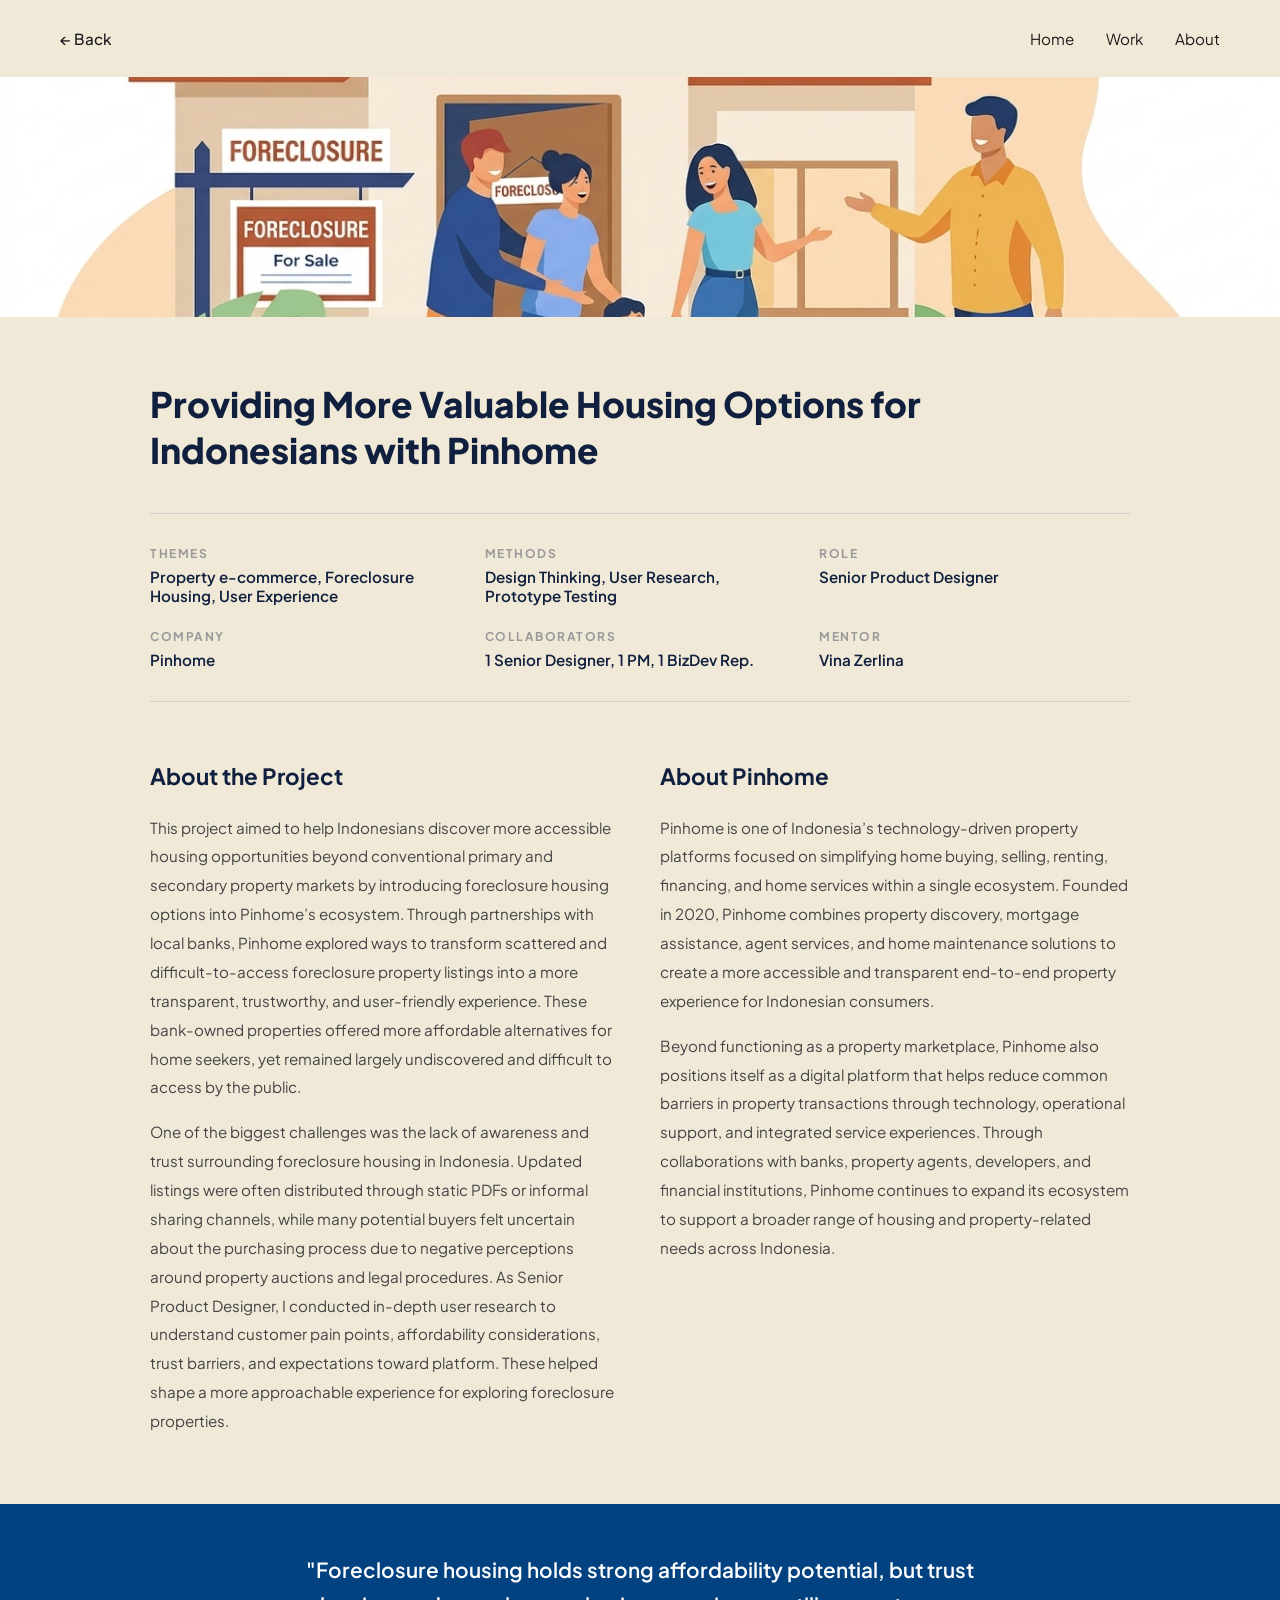
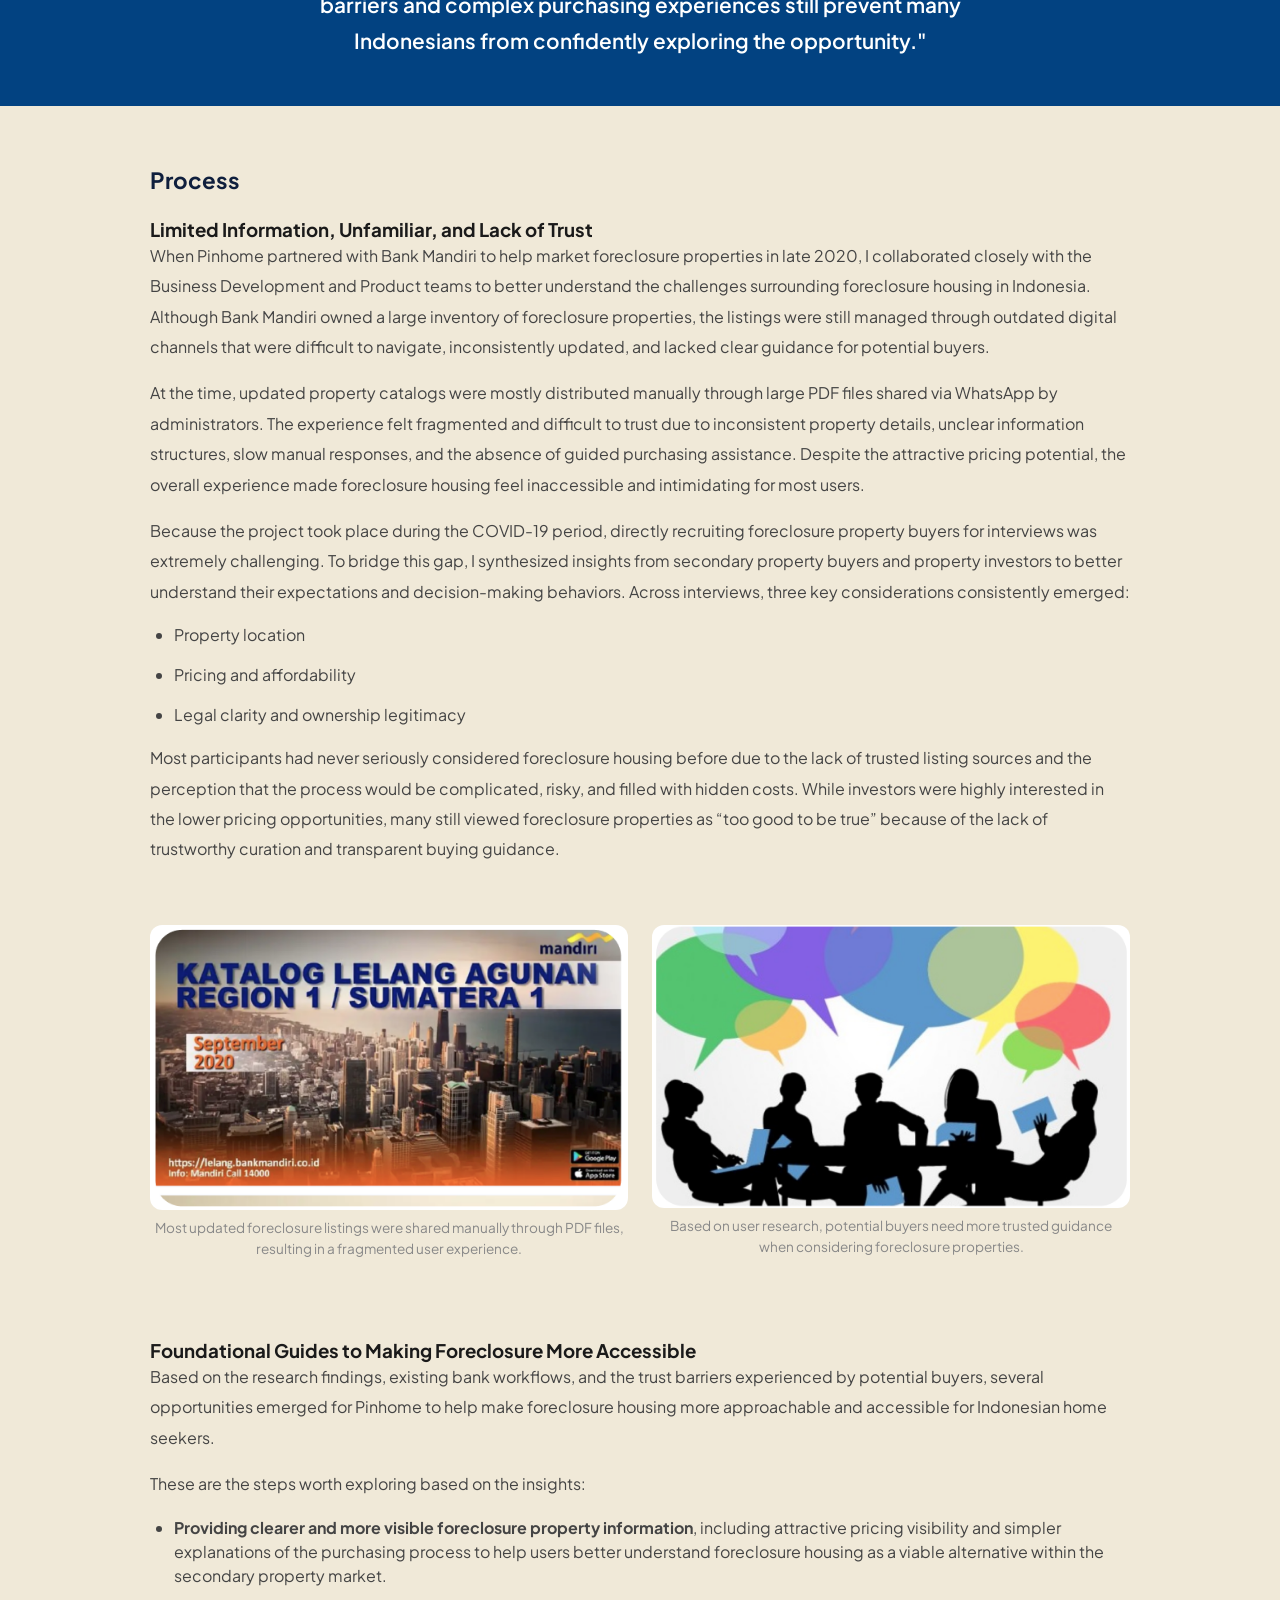
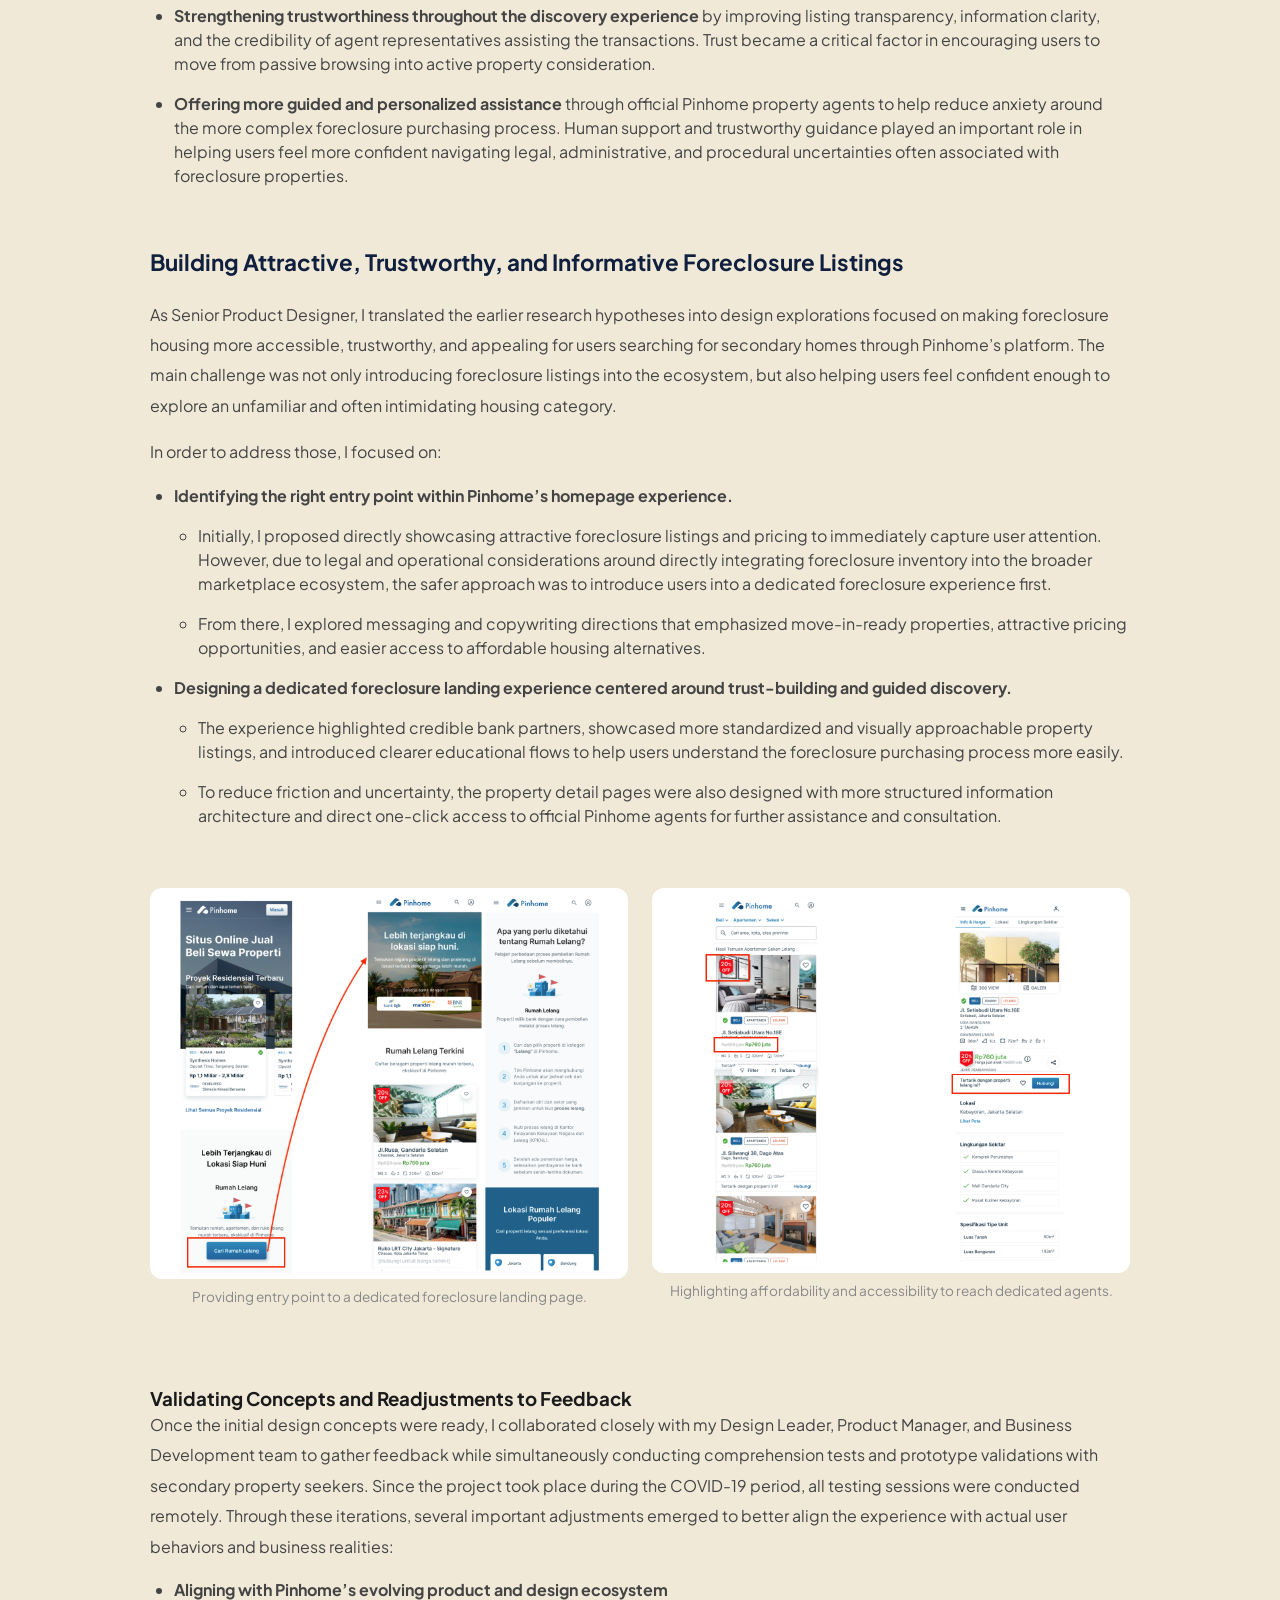
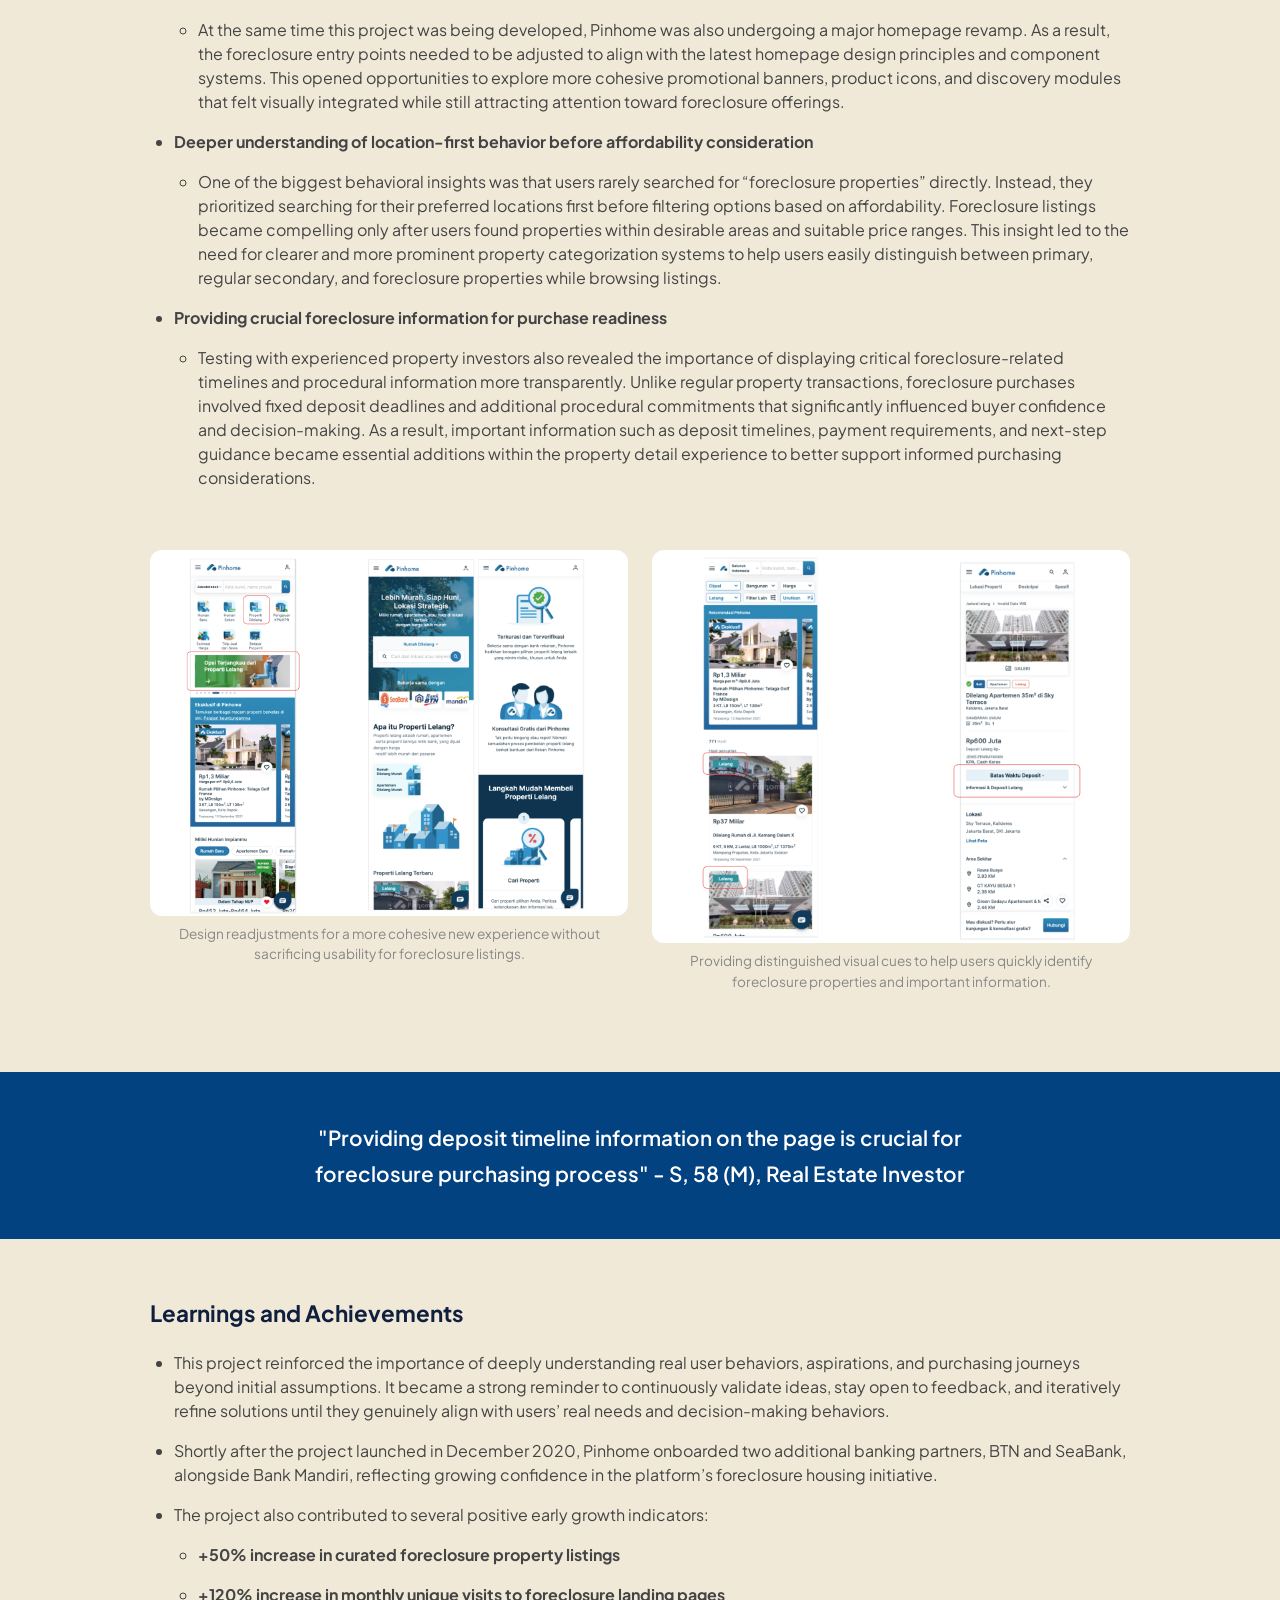
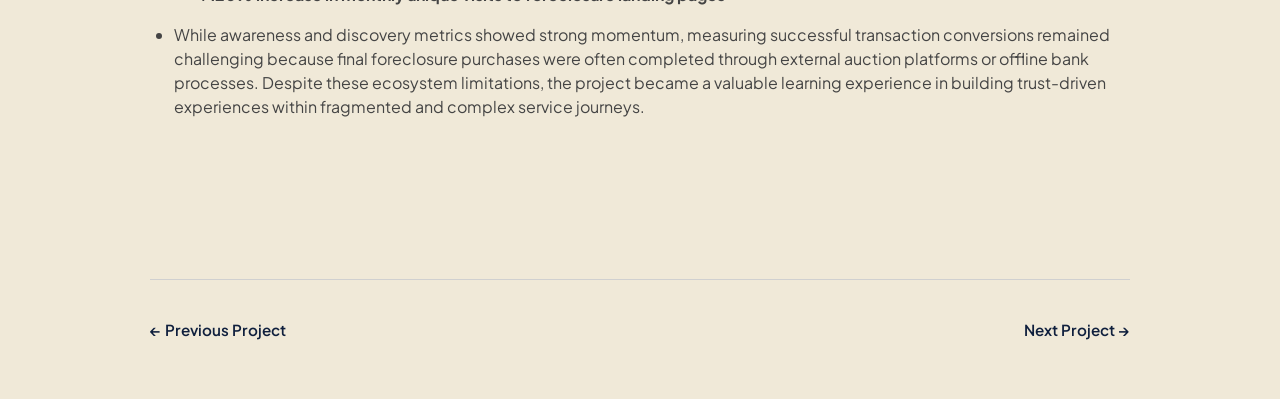
<file: project-foreclosure.html>
<!DOCTYPE html>
<html lang="en">
<head>
    <meta charset="UTF-8">
    <meta name="viewport" content="width=device-width, initial-scale=1.0">
    <title>Foreclosure Project — Aswin Prasetyo</title>
    <link href="https://fonts.googleapis.com/css2?family=Plus+Jakarta+Sans:wght@400;500;600;700;800&display=swap" rel="stylesheet">
    <link rel="stylesheet" href="https://cdnjs.cloudflare.com/ajax/libs/font-awesome/6.5.0/css/all.min.css">
    <link rel="stylesheet" href="project.css">
</head>
<body>

    <!-- NAVBAR -->
    <nav>
        <a href="index.html#featured-work" class="nav-back">← Back</a>
        <ul>
            <li><a href="index.html">Home</a></li>
            <li><a href="#">Work</a></li>
            <li><a href="#">About</a></li>
        </ul>
    </nav>

    <!-- HERO IMAGE -->
    <div class="project-hero">
        <img src="images/foreclosure.png" alt="Foreclosure Project">
    </div>

    <!-- PROJECT CONTENT -->
    <div class="project-content">

        <!-- TITLE & META -->
        <h1>Providing More Valuable Housing Options for Indonesians with Pinhome</h1>

        <div class="project-meta">
            <div class="meta-item">
                <span class="meta-label">Themes</span>
                <span class="meta-value">Property e-commerce, Foreclosure Housing, User Experience</span>
            </div>
            <div class="meta-item">
                <span class="meta-label">Methods</span>
                <span class="meta-value">Design Thinking, User Research, Prototype Testing</span>
            </div>
            <div class="meta-item">
                <span class="meta-label">Role</span>
                <span class="meta-value">Senior Product Designer</span>
            </div>
            <div class="meta-item">
                <span class="meta-label">Company</span>
                <span class="meta-value">Pinhome</span>
            </div>
            <div class="meta-item">
                <span class="meta-label">Collaborators</span>
                <span class="meta-value">1 Senior Designer, 1 PM, 1 BizDev Rep.</span>
            </div>
            <div class="meta-item">
                <span class="meta-label">Mentor</span>
                <span class="meta-value">Vina Zerlina</span>
            </div>
        </div>

        <!-- ABOUT -->
        <div class="project-two-col">
            <section class="project-section">
                <h2>About the Project</h2>
               <p>This project aimed to help Indonesians discover more accessible housing opportunities beyond conventional primary and secondary property markets by introducing foreclosure housing options into Pinhome’s ecosystem. Through partnerships with local banks, Pinhome explored ways to transform scattered and difficult-to-access foreclosure property listings into a more transparent, trustworthy, and user-friendly experience. These bank-owned properties offered more affordable alternatives for home seekers, yet remained largely undiscovered and difficult to access by the public.</p>
    <p>One of the biggest challenges was the lack of awareness and trust surrounding foreclosure housing in Indonesia. Updated listings were often distributed through static PDFs or informal sharing channels, while many potential buyers felt uncertain about the purchasing process due to negative perceptions around property auctions and legal procedures. As Senior Product Designer, I conducted in-depth user research to understand customer pain points, affordability considerations, trust barriers, and expectations toward platform. These helped shape a more approachable experience for exploring foreclosure properties.</p>
            </section>
            <section class="project-section">
                <h2>About Pinhome</h2>
               <p>Pinhome is one of Indonesia’s technology-driven property platforms focused on simplifying home buying, selling, renting, financing, and home services within a single ecosystem. Founded in 2020, Pinhome combines property discovery, mortgage assistance, agent services, and home maintenance solutions to create a more accessible and transparent end-to-end property experience for Indonesian consumers.</p>
    <p>Beyond functioning as a property marketplace, Pinhome also positions itself as a digital platform that helps reduce common barriers in property transactions through technology, operational support, and integrated service experiences. Through collaborations with banks, property agents, developers, and financial institutions, Pinhome continues to expand its ecosystem to support a broader range of housing and property-related needs across Indonesia.</p>
            </section>
        </div>

        <!-- QUOTE BREAK -->
      <div class="project-quote" style="background-color: #024281;">
<p>"Foreclosure housing holds strong affordability potential, but trust barriers and complex purchasing experiences still prevent many Indonesians from confidently exploring the opportunity."</p>
</div>

 <!-- PROCESS -->
<section class="project-section">
    <h2>Process</h2>
    <h3 class="section-subheading">Limited Information, Unfamiliar, and Lack of Trust</h3>
     <p>When Pinhome partnered with Bank Mandiri to help market foreclosure properties in late 2020, I collaborated closely with the Business Development and Product teams to better understand the challenges surrounding foreclosure housing in Indonesia. Although Bank Mandiri owned a large inventory of foreclosure properties, the listings were still managed through outdated digital channels that were difficult to navigate, inconsistently updated, and lacked clear guidance for potential buyers.</p>
     <p>At the time, updated property catalogs were mostly distributed manually through large PDF files shared via WhatsApp by administrators. The experience felt fragmented and difficult to trust due to inconsistent property details, unclear information structures, slow manual responses, and the absence of guided purchasing assistance. Despite the attractive pricing potential, the overall experience made foreclosure housing feel inaccessible and intimidating for most users.</p>
         <p>Because the project took place during the COVID-19 period, directly recruiting foreclosure property buyers for interviews was extremely challenging. To bridge this gap, I synthesized insights from secondary property buyers and property investors to better understand their expectations and decision-making behaviors. Across interviews, three key considerations consistently emerged:</p>
    <ul class="project-list">
    <li>Property location</li>
    <li>Pricing and affordability</li>
    <li>Legal clarity and ownership legitimacy</li>
</ul>
    <p>Most participants had never seriously considered foreclosure housing before due to the lack of trusted listing sources and the perception that the process would be complicated, risky, and filled with hidden costs. While investors were highly interested in the lower pricing opportunities, many still viewed foreclosure properties as “too good to be true” because of the lack of trustworthy curation and transparent buying guidance.</p>

</section>

<div class="project-images">
    <figure>
        <img src="images/fore1.png" alt="Process Image 1">
        <figcaption>Most updated foreclosure listings were shared manually through PDF files, resulting in a fragmented user experience.</figcaption>
    </figure>
    <figure>
        <img src="images/fore2.png" alt="Process Image 2">
        <figcaption>Based on user research, potential buyers need more trusted guidance when considering foreclosure properties.</figcaption>
    </figure>
</div>

<section class="project-section">
    <h3 class="section-subheading">Foundational Guides to Making Foreclosure More Accessible</h3>
    <p>Based on the research findings, existing bank workflows, and the trust barriers experienced by potential buyers, several opportunities emerged for Pinhome to help make foreclosure housing more approachable and accessible for Indonesian home seekers.</p>
    <p>These are the steps worth exploring based on the insights:</p>
    <ul class="project-list">
    <li><strong>Providing clearer and more visible foreclosure property information</strong>, including attractive pricing visibility and simpler explanations of the purchasing process to help users better understand foreclosure housing as a viable alternative within the secondary property market.</li>
    <li><strong>Strengthening trustworthiness throughout the discovery experience</strong> by improving listing transparency, information clarity, and the credibility of agent representatives assisting the transactions. Trust became a critical factor in encouraging users to move from passive browsing into active property consideration.</li>
    <li><strong>Offering more guided and personalized assistance</strong> through official Pinhome property agents to help reduce anxiety around the more complex foreclosure purchasing process. Human support and trustworthy guidance played an important role in helping users feel more confident navigating legal, administrative, and procedural uncertainties often associated with foreclosure properties.</li>
</ul>
</section>

<!-- OUTCOME -->
<section class="project-section">
    <h2>Building Attractive, Trustworthy, and Informative Foreclosure Listings</h2>
    <p>As Senior Product Designer, I translated the earlier research hypotheses into design explorations focused on making foreclosure housing more accessible, trustworthy, and appealing for users searching for secondary homes through Pinhome’s platform. The main challenge was not only introducing foreclosure listings into the ecosystem, but also helping users feel confident enough to explore an unfamiliar and often intimidating housing category.</p>
    <p>In order to address those, I focused on:</p>
<ul class="project-list">
    <li><strong>Identifying the right entry point within Pinhome’s homepage experience.</strong>
        <ul class="project-sublist">
                <li>Initially, I proposed directly showcasing attractive foreclosure listings and pricing to immediately capture user attention. However, due to legal and operational considerations around directly integrating foreclosure inventory into the broader marketplace ecosystem, the safer approach was to introduce users into a dedicated foreclosure experience first.</li>
                <li>From there, I explored messaging and copywriting directions that emphasized move-in-ready properties, attractive pricing opportunities, and easier access to affordable housing alternatives.</li>
            </ul>
    </li>
    <li><strong>Designing a dedicated foreclosure landing experience centered around trust-building and guided discovery.</strong>
        <ul class="project-sublist">
                <li>The experience highlighted credible bank partners, showcased more standardized and visually approachable property listings, and introduced clearer educational flows to help users understand the foreclosure purchasing process more easily.</li>
                <li>To reduce friction and uncertainty, the property detail pages were also designed with more structured information architecture and direct one-click access to official Pinhome agents for further assistance and consultation.</li>
            </ul>
    </li>
</ul>
</section>

<div class="project-images">
    <figure>
        <img src="images/fore3.png" alt="Outcome Image 1">
        <figcaption>Providing entry point to a dedicated foreclosure landing page.</figcaption>
    </figure>
    <figure>
        <img src="images/fore4.png" alt="Outcome Image 2">
        <figcaption>Highlighting affordability and accessibility to reach dedicated agents.</figcaption>
    </figure>
</div>

<section class="project-section">
        <h3 class="section-subheading">Validating Concepts and Readjustments to Feedback</h3>
            <p>Once the initial design concepts were ready, I collaborated closely with my Design Leader, Product Manager, and Business Development team to gather feedback while simultaneously conducting comprehension tests and prototype validations with secondary property seekers. Since the project took place during the COVID-19 period, all testing sessions were conducted remotely. Through these iterations, several important adjustments emerged to better align the experience with actual user behaviors and business realities:</p>
<ul class="project-list">
    <li><strong>Aligning with Pinhome’s evolving product and design ecosystem</strong>
        <ul class="project-sublist">
                <li>At the same time this project was being developed, Pinhome was also undergoing a major homepage revamp. As a result, the foreclosure entry points needed to be adjusted to align with the latest homepage design principles and component systems. This opened opportunities to explore more cohesive promotional banners, product icons, and discovery modules that felt visually integrated while still attracting attention toward foreclosure offerings.</li>
            </ul>
    </li>
    <li><strong>Deeper understanding of location-first behavior before affordability consideration</strong>
        <ul class="project-sublist">
                <li>One of the biggest behavioral insights was that users rarely searched for “foreclosure properties” directly. Instead, they prioritized searching for their preferred locations first before filtering options based on affordability. Foreclosure listings became compelling only after users found properties within desirable areas and suitable price ranges. This insight led to the need for clearer and more prominent property categorization systems to help users easily distinguish between primary, regular secondary, and foreclosure properties while browsing listings.</li>
            </ul>
    </li>
    <li><strong>Providing crucial foreclosure information for purchase readiness</strong>
        <ul class="project-sublist">
                <li>Testing with experienced property investors also revealed the importance of displaying critical foreclosure-related timelines and procedural information more transparently. Unlike regular property transactions, foreclosure purchases involved fixed deposit deadlines and additional procedural commitments that significantly influenced buyer confidence and decision-making. As a result, important information such as deposit timelines, payment requirements, and next-step guidance became essential additions within the property detail experience to better support informed purchasing considerations.</li>
            </ul>
    </li>
</ul>
    </section>

<div class="project-images">
    <figure>
        <img src="images/fore5.png" alt="Outcome Image 1">
        <figcaption>Design readjustments for a more cohesive new experience without sacrificing usability for foreclosure listings.</figcaption>
    </figure>
    <figure>
        <img src="images/fore6.png" alt="Outcome Image 2">
        <figcaption>Providing distinguished visual cues to help users quickly identify foreclosure properties and important information.</figcaption>
    </figure>
</div>

<!-- QUOTE BREAK 2 -->
<div class="project-quote" style="background-color: #024281;">
<p>"Providing deposit timeline information on the page is crucial for foreclosure purchasing process" - S, 58 (M), Real Estate Investor</p>
</div>

       <!-- LEARNINGS -->
<section class="project-section">
    <h2>Learnings and Achievements</h2>
    <ul class="project-list">
        <li>This project reinforced the importance of deeply understanding real user behaviors, aspirations, and purchasing journeys beyond initial assumptions. It became a strong reminder to continuously validate ideas, stay open to feedback, and iteratively refine solutions until they genuinely align with users’ real needs and decision-making behaviors.</li>
        <li>Shortly after the project launched in December 2020, Pinhome onboarded two additional banking partners, BTN and SeaBank, alongside Bank Mandiri, reflecting growing confidence in the platform’s foreclosure housing initiative.</li>
        <li>The project also contributed to several positive early growth indicators:</li>
            <ul class="project-sublist">
                <li><strong>+50% increase in curated foreclosure property listings</strong></li>
                <li><strong>+120% increase in monthly unique visits to foreclosure landing pages</strong></li>
            </ul>
        </li>
        <li>While awareness and discovery metrics showed strong momentum, measuring successful transaction conversions remained challenging because final foreclosure purchases were often completed through external auction platforms or offline bank processes. Despite these ecosystem limitations, the project became a valuable learning experience in building trust-driven experiences within fragmented and complex service journeys.</li>
    </ul>
</section>

        <!-- NAVIGATION -->
        <div class="project-nav">
            <a href="#" class="project-nav-btn">← Previous Project</a>
            <a href="#" class="project-nav-btn">Next Project →</a>
        </div>

    </div>

</body>
</html>
</file>
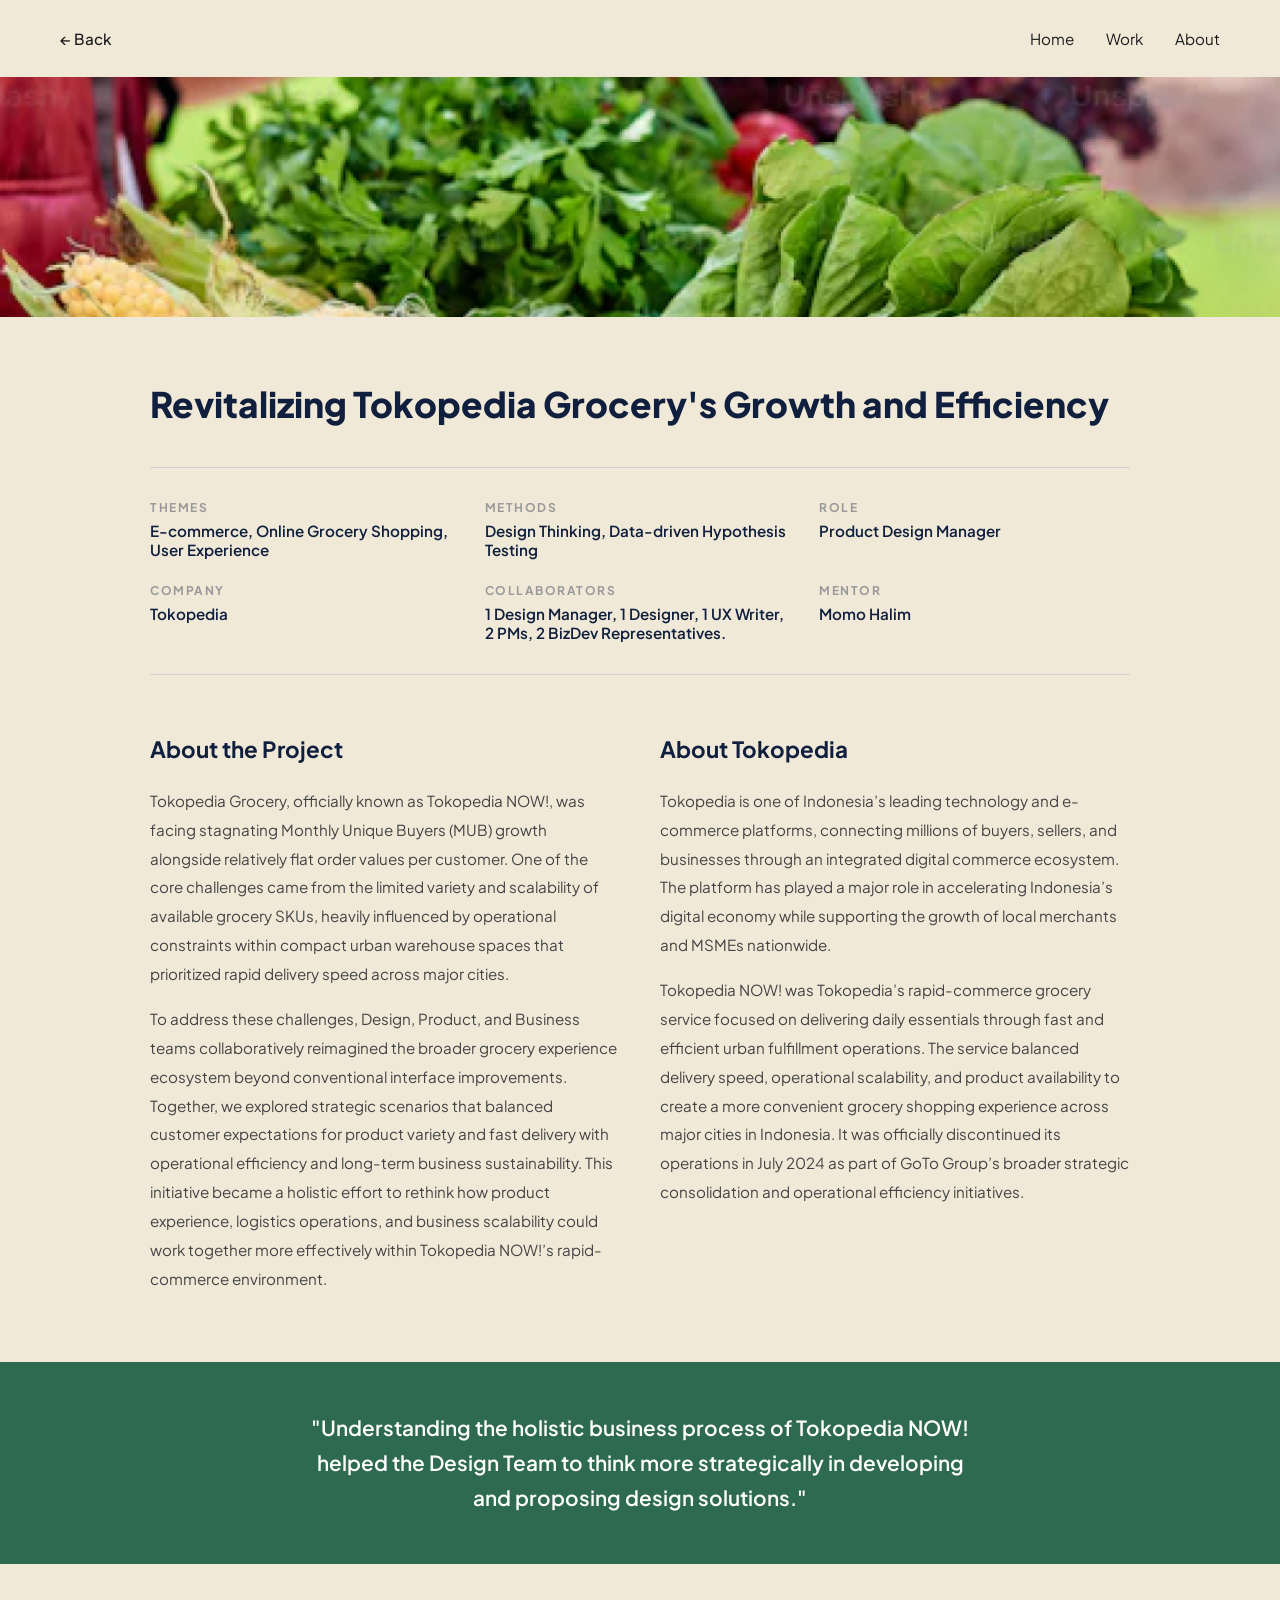
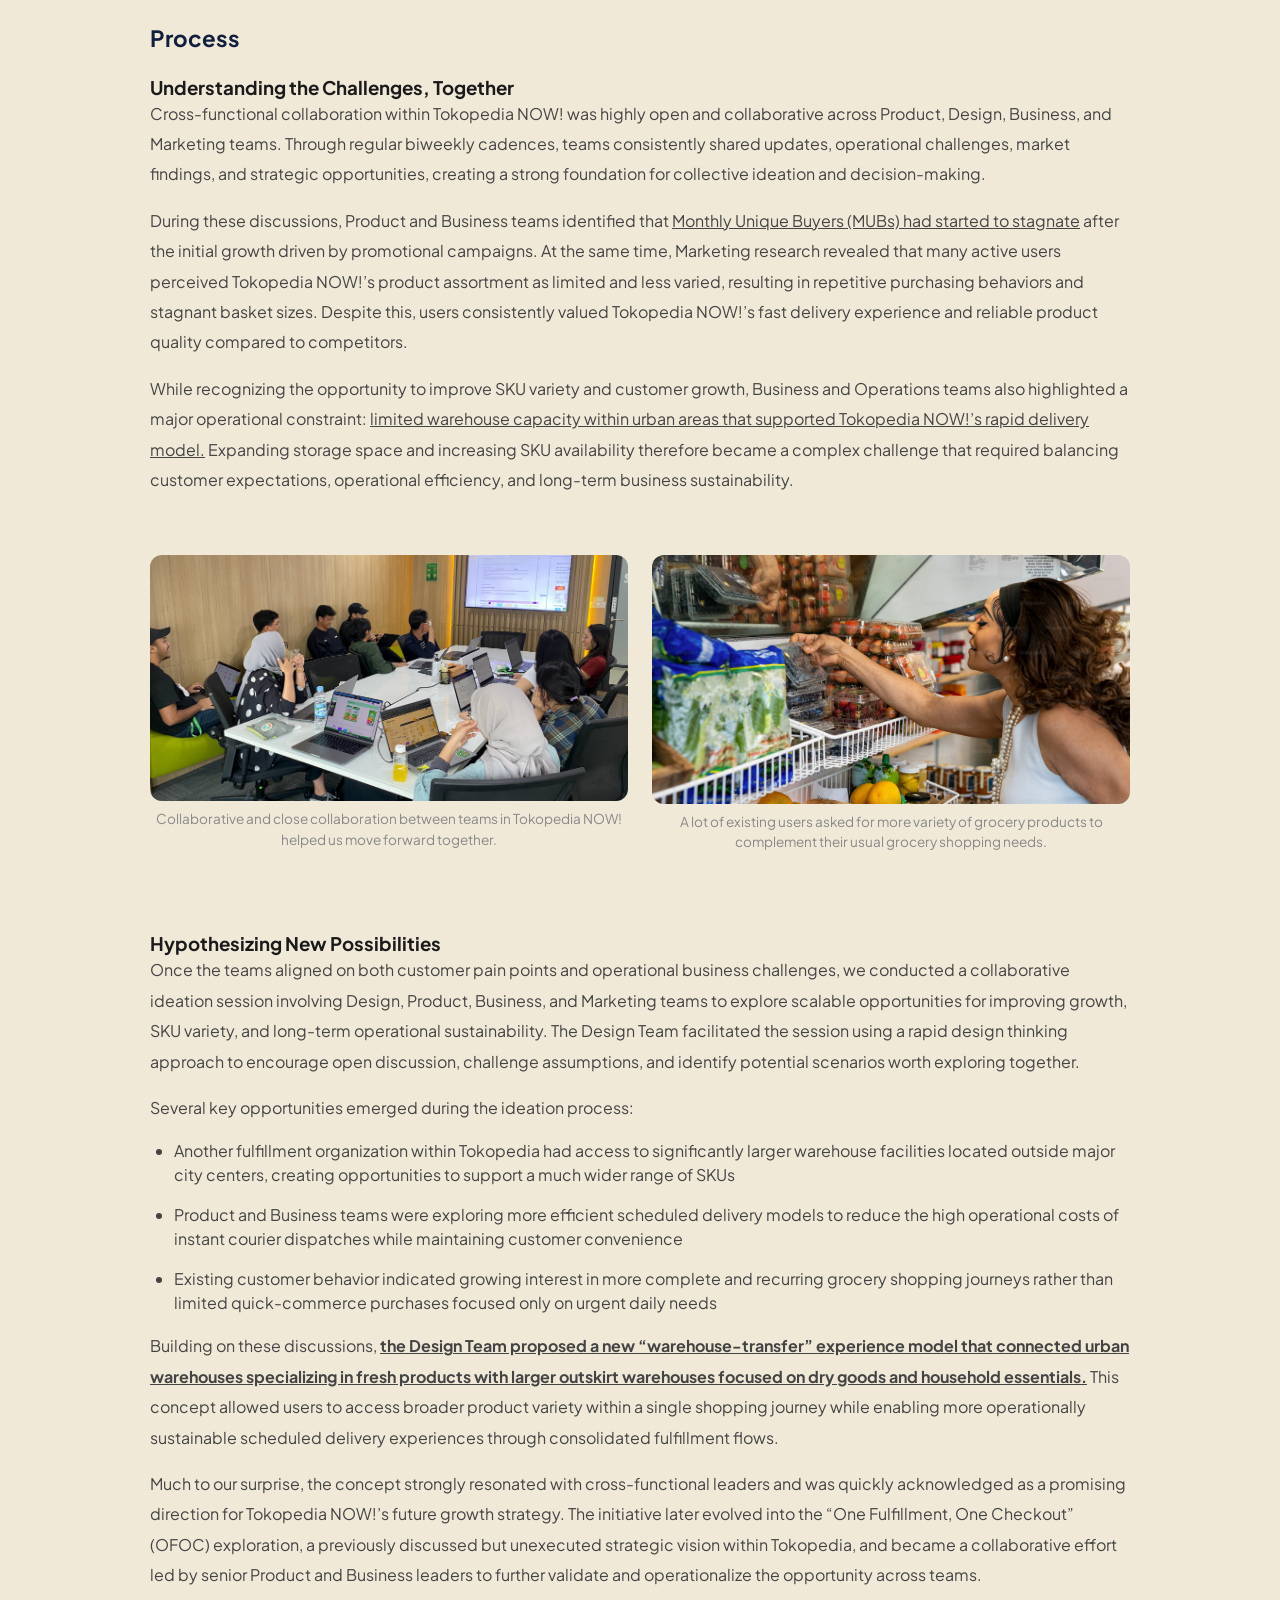
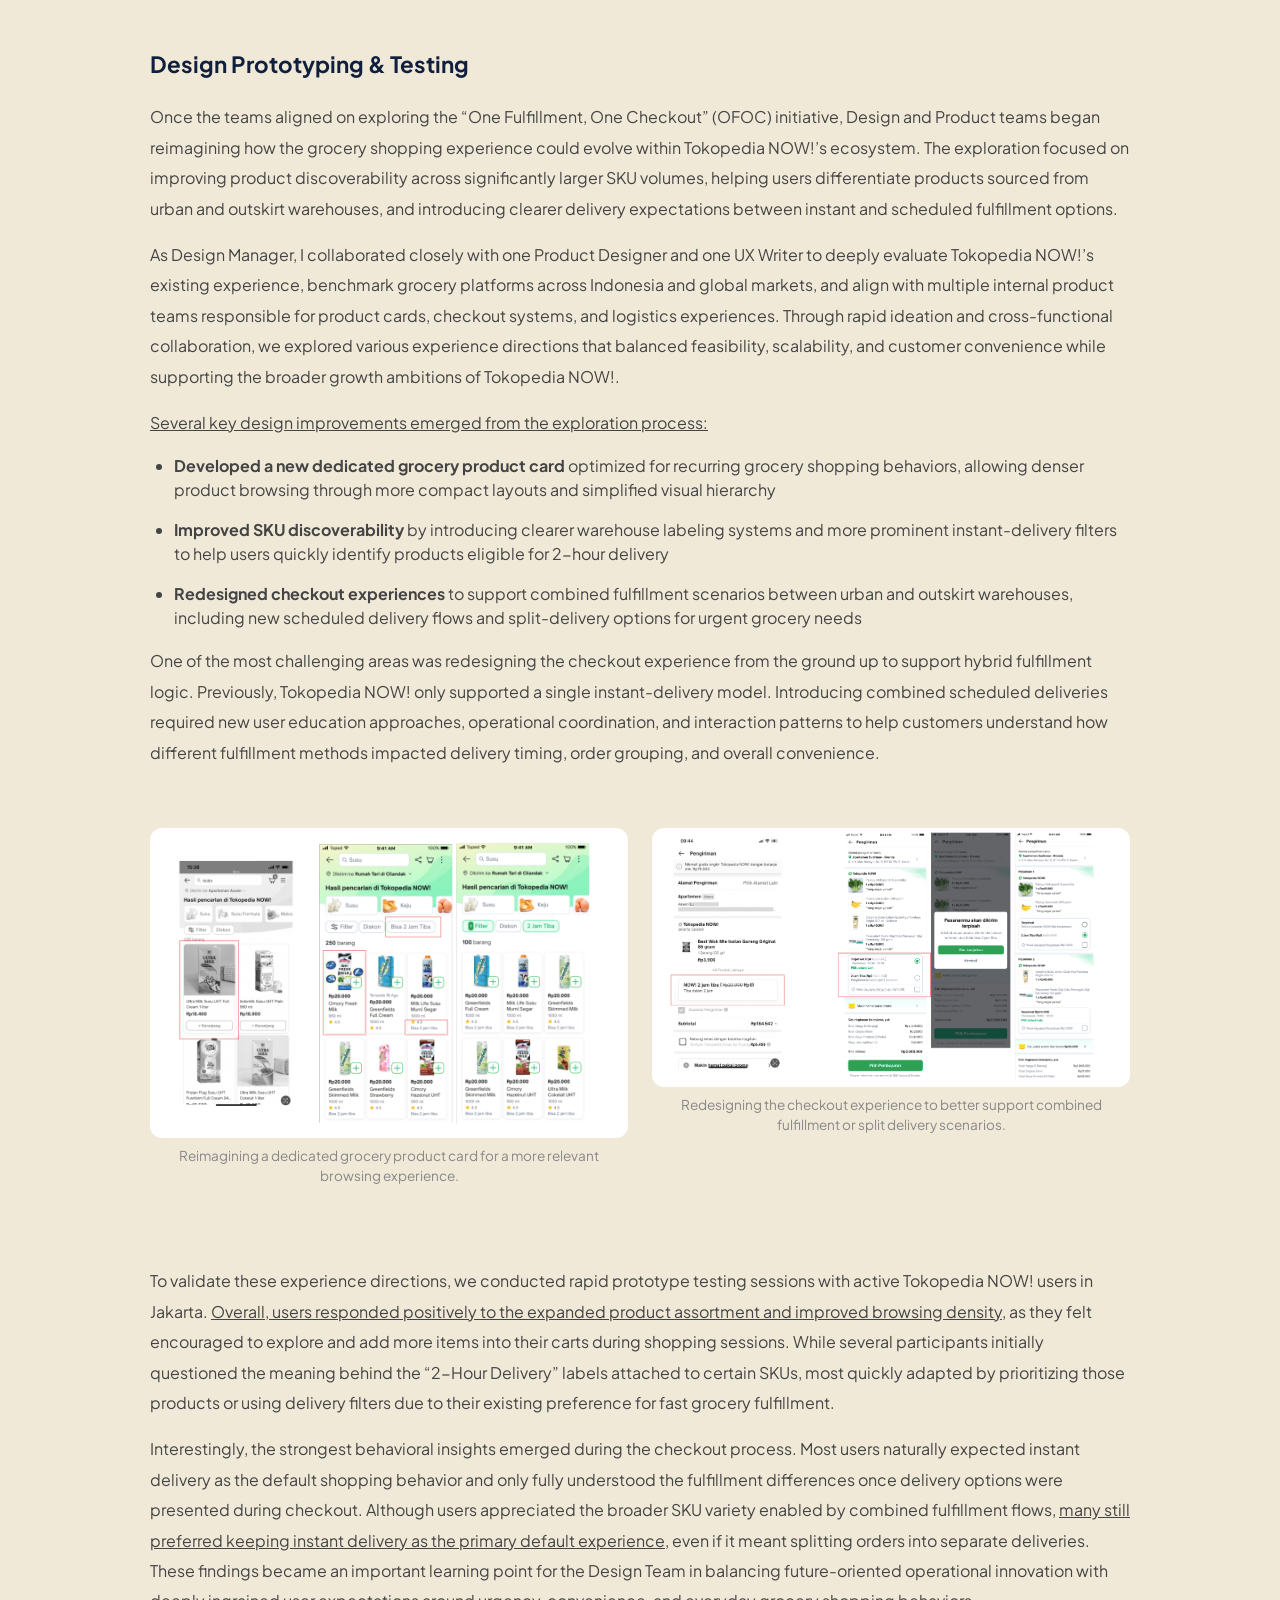
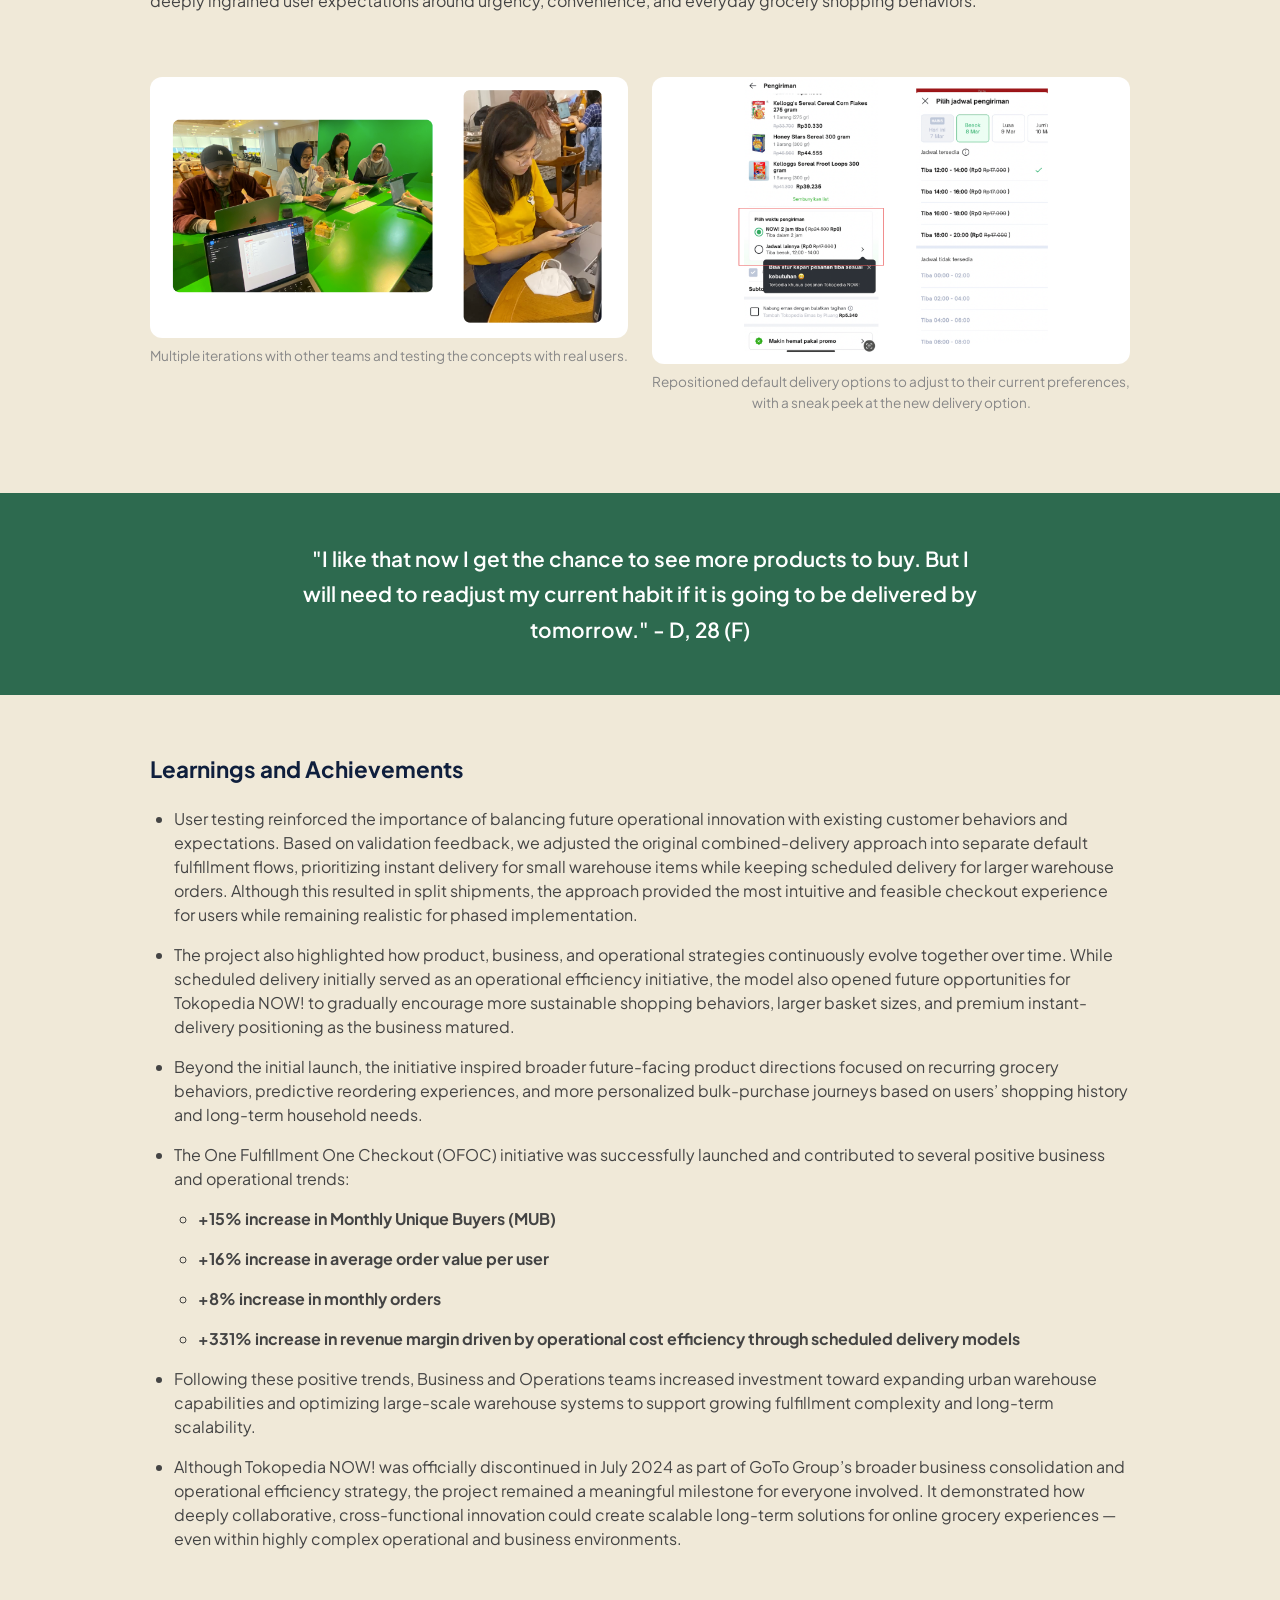
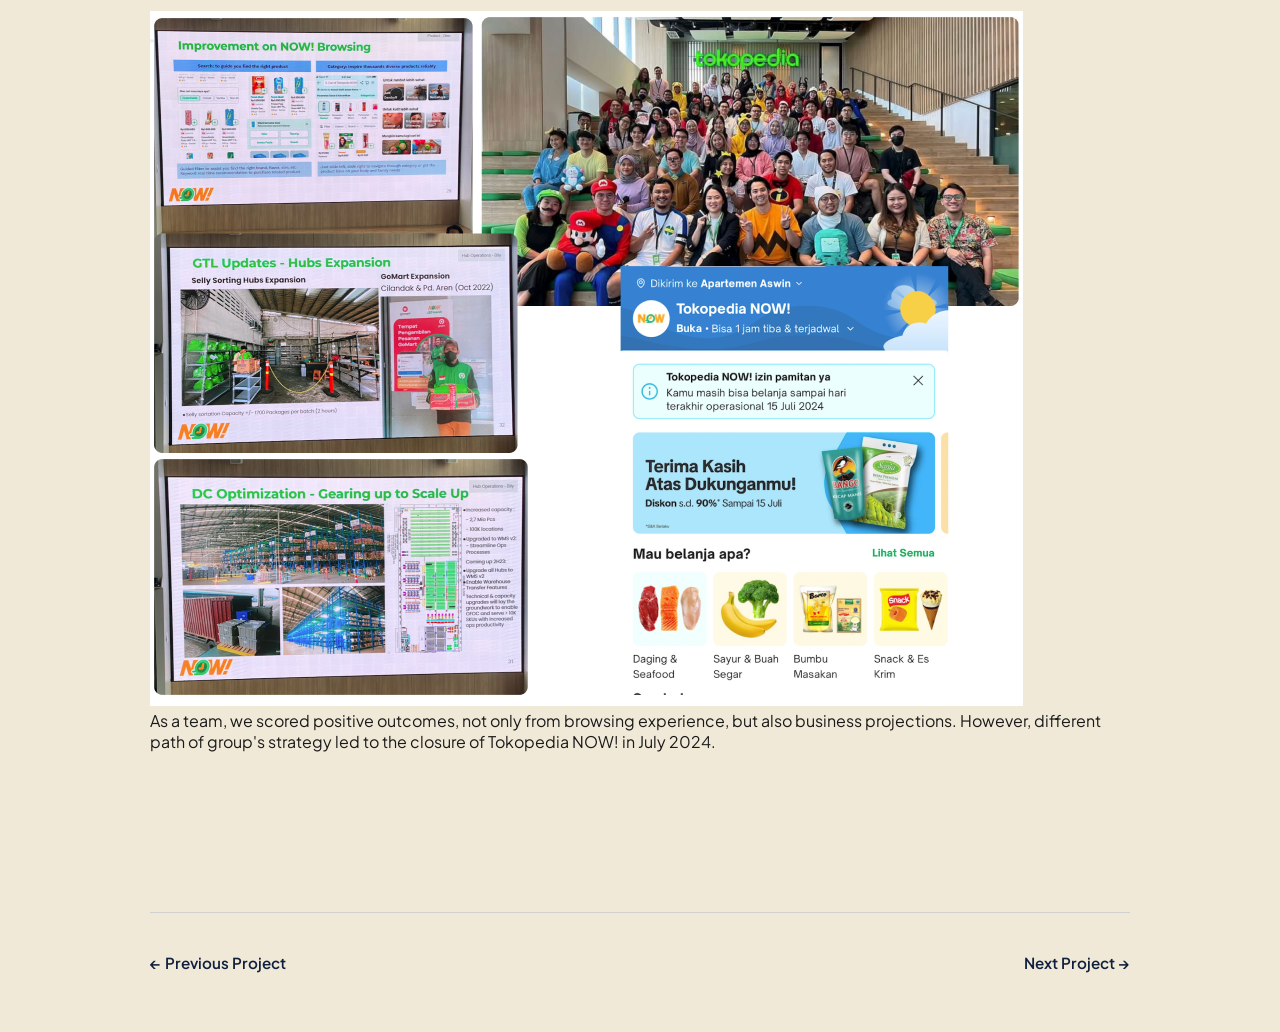
<file: project-grocery.html>
<!DOCTYPE html>
<html lang="en">
<head>
    <meta charset="UTF-8">
    <meta name="viewport" content="width=device-width, initial-scale=1.0">
    <title>Tokopedia Grocery Project — Aswin Prasetyo</title>
    <link href="https://fonts.googleapis.com/css2?family=Plus+Jakarta+Sans:wght@400;500;600;700;800&display=swap" rel="stylesheet">
    <link rel="stylesheet" href="https://cdnjs.cloudflare.com/ajax/libs/font-awesome/6.5.0/css/all.min.css">
    <link rel="stylesheet" href="project.css">
</head>
<body>

    <!-- NAVBAR -->
    <nav>
        <a href="index.html#featured-work" class="nav-back">← Back</a>
        <ul>
            <li><a href="index.html">Home</a></li>
            <li><a href="#">Work</a></li>
            <li><a href="#">About</a></li>
        </ul>
    </nav>

    <!-- HERO IMAGE -->
    <div class="project-hero">
        <img src="images/grocery.png" alt="Grocery Project">
    </div>

    <!-- PROJECT CONTENT -->
    <div class="project-content">

        <!-- TITLE & META -->
        <h1>Revitalizing Tokopedia Grocery's Growth and Efficiency</h1>

        <div class="project-meta">
            <div class="meta-item">
                <span class="meta-label">Themes</span>
                <span class="meta-value">E-commerce, Online Grocery Shopping, User Experience</span>
            </div>
            <div class="meta-item">
                <span class="meta-label">Methods</span>
                <span class="meta-value">Design Thinking, Data-driven Hypothesis Testing</span>
            </div>
            <div class="meta-item">
                <span class="meta-label">Role</span>
                <span class="meta-value">Product Design Manager</span>
            </div>
            <div class="meta-item">
                <span class="meta-label">Company</span>
                <span class="meta-value">Tokopedia</span>
            </div>
            <div class="meta-item">
                <span class="meta-label">Collaborators</span>
                <span class="meta-value">1 Design Manager, 1 Designer, 1 UX Writer, 2 PMs, 2 BizDev Representatives.</span>
            </div>
            <div class="meta-item">
                <span class="meta-label">Mentor</span>
                <span class="meta-value">Momo Halim</span>
            </div>
        </div>

        <!-- ABOUT -->
        <div class="project-two-col">
            <section class="project-section">
                <h2>About the Project</h2>
               <p>Tokopedia Grocery, officially known as Tokopedia NOW!, was facing stagnating Monthly Unique Buyers (MUB) growth alongside relatively flat order values per customer. One of the core challenges came from the limited variety and scalability of available grocery SKUs, heavily influenced by operational constraints within compact urban warehouse spaces that prioritized rapid delivery speed across major cities.</p>
    <p>To address these challenges, Design, Product, and Business teams collaboratively reimagined the broader grocery experience ecosystem beyond conventional interface improvements. Together, we explored strategic scenarios that balanced customer expectations for product variety and fast delivery with operational efficiency and long-term business sustainability. This initiative became a holistic effort to rethink how product experience, logistics operations, and business scalability could work together more effectively within Tokopedia NOW!’s rapid-commerce environment.</p>
            </section>
            <section class="project-section">
                <h2>About Tokopedia</h2>
               <p>Tokopedia is one of Indonesia’s leading technology and e-commerce platforms, connecting millions of buyers, sellers, and businesses through an integrated digital commerce ecosystem. The platform has played a major role in accelerating Indonesia’s digital economy while supporting the growth of local merchants and MSMEs nationwide.</p>
    <p>Tokopedia NOW! was Tokopedia’s rapid-commerce grocery service focused on delivering daily essentials through fast and efficient urban fulfillment operations. The service balanced delivery speed, operational scalability, and product availability to create a more convenient grocery shopping experience across major cities in Indonesia. It was officially discontinued its operations in July 2024 as part of GoTo Group’s broader strategic consolidation and operational efficiency initiatives.</p>
            </section>
        </div>

        <!-- QUOTE BREAK -->
      <div class="project-quote" style="background-color: #2d6a4f;">
<p>"Understanding the holistic business process of Tokopedia NOW! helped the Design Team to think more strategically in developing and proposing design solutions."</p>
</div>

 <!-- PROCESS -->
<section class="project-section">
    <h2>Process</h2>
    <h3 class="section-subheading">Understanding the Challenges, Together</h3>
    <p>Cross-functional collaboration within Tokopedia NOW! was highly open and collaborative across Product, Design, Business, and Marketing teams. Through regular biweekly cadences, teams consistently shared updates, operational challenges, market findings, and strategic opportunities, creating a strong foundation for collective ideation and decision-making.</p>
    <p>During these discussions, Product and Business teams identified that <u>Monthly Unique Buyers (MUBs) had started to stagnate</u> after the initial growth driven by promotional campaigns. At the same time, Marketing research revealed that many active users perceived Tokopedia NOW!’s product assortment as limited and less varied, resulting in repetitive purchasing behaviors and stagnant basket sizes. Despite this, users consistently valued Tokopedia NOW!’s fast delivery experience and reliable product quality compared to competitors.</p>
    <p>While recognizing the opportunity to improve SKU variety and customer growth, Business and Operations teams also highlighted a major operational constraint: <u>limited warehouse capacity within urban areas that supported Tokopedia NOW!’s rapid delivery model.</u> Expanding storage space and increasing SKU availability therefore became a complex challenge that required balancing customer expectations, operational efficiency, and long-term business sustainability.</p>
    <p></p>
    
</section>

<div class="project-images">
    <figure>
        <img src="images/grocery1.png" alt="Process Image 1">
        <figcaption>Collaborative and close collaboration between teams in Tokopedia NOW! helped us move forward together.</figcaption>
    </figure>
    <figure>
        <img src="images/grocery2.png" alt="Process Image 2">
        <figcaption>A lot of existing users asked for more variety of grocery products to complement their usual grocery shopping needs.</figcaption>
    </figure>
</div>

<section class="project-section">
    <h3 class="section-subheading">Hypothesizing New Possibilities</h3>
    <p>Once the teams aligned on both customer pain points and operational business challenges, we conducted a collaborative ideation session involving Design, Product, Business, and Marketing teams to explore scalable opportunities for improving growth, SKU variety, and long-term operational sustainability. The Design Team facilitated the session using a rapid design thinking approach to encourage open discussion, challenge assumptions, and identify potential scenarios worth exploring together.</p>
    <p>Several key opportunities emerged during the ideation process:</p>
    <ul class="project-list">
    <li>Another fulfillment organization within Tokopedia had access to significantly larger warehouse facilities located outside major city centers, creating opportunities to support a much wider range of SKUs</li>
    <li>Product and Business teams were exploring more efficient scheduled delivery models to reduce the high operational costs of instant courier dispatches while maintaining customer convenience</li>
    <li>Existing customer behavior indicated growing interest in more complete and recurring grocery shopping journeys rather than limited quick-commerce purchases focused only on urgent daily needs</li>
</ul>
<p>Building on these discussions, <u><strong>the Design Team proposed a new “warehouse-transfer” experience model that connected urban warehouses specializing in fresh products with larger outskirt warehouses focused on dry goods and household essentials.</strong></u> This concept allowed users to access broader product variety within a single shopping journey while enabling more operationally sustainable scheduled delivery experiences through consolidated fulfillment flows.</p>
<p>Much to our surprise, the concept strongly resonated with cross-functional leaders and was quickly acknowledged as a promising direction for Tokopedia NOW!’s future growth strategy. The initiative later evolved into the “One Fulfillment, One Checkout” (OFOC) exploration, a previously discussed but unexecuted strategic vision within Tokopedia, and became a collaborative effort led by senior Product and Business leaders to further validate and operationalize the opportunity across teams.</p>
</section>

<!-- OUTCOME -->
<section class="project-section">
    <h2>Design Prototyping & Testing</h2>
    <p>Once the teams aligned on exploring the “One Fulfillment, One Checkout” (OFOC) initiative, Design and Product teams began reimagining how the grocery shopping experience could evolve within Tokopedia NOW!’s ecosystem. The exploration focused on improving product discoverability across significantly larger SKU volumes, helping users differentiate products sourced from urban and outskirt warehouses, and introducing clearer delivery expectations between instant and scheduled fulfillment options.</p>
    <p>As Design Manager, I collaborated closely with one Product Designer and one UX Writer to deeply evaluate Tokopedia NOW!’s existing experience, benchmark grocery platforms across Indonesia and global markets, and align with multiple internal product teams responsible for product cards, checkout systems, and logistics experiences. Through rapid ideation and cross-functional collaboration, we explored various experience directions that balanced feasibility, scalability, and customer convenience while supporting the broader growth ambitions of Tokopedia NOW!.</p>
    <p><u>Several key design improvements emerged from the exploration process:</u></p>
<ul class="project-list">
    <li><strong>Developed a new dedicated grocery product card</strong> optimized for recurring grocery shopping behaviors, allowing denser product browsing through more compact layouts and simplified visual hierarchy</li>
    <li><strong>Improved SKU discoverability</strong> by introducing clearer warehouse labeling systems and more prominent instant-delivery filters to help users quickly identify products eligible for 2-hour delivery</li>
    <li><strong>Redesigned checkout experiences</strong> to support combined fulfillment scenarios between urban and outskirt warehouses, including new scheduled delivery flows and split-delivery options for urgent grocery needs</li>
</ul>
    <p>One of the most challenging areas was redesigning the checkout experience from the ground up to support hybrid fulfillment logic. Previously, Tokopedia NOW! only supported a single instant-delivery model. Introducing combined scheduled deliveries required new user education approaches, operational coordination, and interaction patterns to help customers understand how different fulfillment methods impacted delivery timing, order grouping, and overall convenience.</p>
</section>

<div class="project-images">
    <figure>
        <img src="images/grocery3.png" alt="Outcome Image 1">
        <figcaption>Reimagining a dedicated grocery product card for a more relevant browsing experience.</figcaption>
    </figure>
    <figure>
        <img src="images/grocery4.png" alt="Outcome Image 2">
        <figcaption>Redesigning the checkout experience to better support combined fulfillment or split delivery scenarios.</figcaption>
    </figure>
</div>

<section class="project-section">
    <p>To validate these experience directions, we conducted rapid prototype testing sessions with active Tokopedia NOW! users in Jakarta. <u>Overall, users responded positively to the expanded product assortment and improved browsing density,</u> as they felt encouraged to explore and add more items into their carts during shopping sessions. While several participants initially questioned the meaning behind the “2-Hour Delivery” labels attached to certain SKUs, most quickly adapted by prioritizing those products or using delivery filters due to their existing preference for fast grocery fulfillment.</p>
    <p>Interestingly, the strongest behavioral insights emerged during the checkout process. Most users naturally expected instant delivery as the default shopping behavior and only fully understood the fulfillment differences once delivery options were presented during checkout. Although users appreciated the broader SKU variety enabled by combined fulfillment flows, <u>many still preferred keeping instant delivery as the primary default experience,</u> even if it meant splitting orders into separate deliveries. These findings became an important learning point for the Design Team in balancing future-oriented operational innovation with deeply ingrained user expectations around urgency, convenience, and everyday grocery shopping behaviors.</p>
</section>

<div class="project-images">
    <figure>
        <img src="images/grocery5.png" alt="Outcome Image 1">
        <figcaption>Multiple iterations with other teams and testing the concepts with real users.</figcaption>
    </figure>
    <figure>
        <img src="images/grocery6.png" alt="Outcome Image 2">
        <figcaption>Repositioned default delivery options to adjust to their current preferences, with a sneak peek at the new delivery option.</figcaption>
    </figure>
</div>

<!-- QUOTE BREAK 2 -->
<div class="project-quote" style="background-color: #2d6a4f;">
<p>"I like that now I get the chance to see more products to buy. But I will need to readjust my current habit if it is going to be delivered by tomorrow." - D, 28 (F)</p>
</div>

       <!-- LEARNINGS -->
<section class="project-section">
    <h2>Learnings and Achievements</h2>
    <ul class="project-list">
        <li>User testing reinforced the importance of balancing future operational innovation with existing customer behaviors and expectations. Based on validation feedback, we adjusted the original combined-delivery approach into separate default fulfillment flows, prioritizing instant delivery for small warehouse items while keeping scheduled delivery for larger warehouse orders. Although this resulted in split shipments, the approach provided the most intuitive and feasible checkout experience for users while remaining realistic for phased implementation.</li>
        <li>The project also highlighted how product, business, and operational strategies continuously evolve together over time. While scheduled delivery initially served as an operational efficiency initiative, the model also opened future opportunities for Tokopedia NOW! to gradually encourage more sustainable shopping behaviors, larger basket sizes, and premium instant-delivery positioning as the business matured.</li>
        <li>Beyond the initial launch, the initiative inspired broader future-facing product directions focused on recurring grocery behaviors, predictive reordering experiences, and more personalized bulk-purchase journeys based on users’ shopping history and long-term household needs.</li>
        <li>The One Fulfillment One Checkout (OFOC) initiative was successfully launched and contributed to several positive business and operational trends:</li>
            <ul class="project-sublist">
                <li><strong>+15% increase in Monthly Unique Buyers (MUB)</strong></li>
                <li><strong>+16% increase in average order value per user</strong></li>
                <li><strong>+8% increase in monthly orders</strong></li>
                <li><strong>+331% increase in revenue margin driven by operational cost efficiency through scheduled delivery models</strong></li>
            </ul>
        </li>
        <li>Following these positive trends, Business and Operations teams increased investment toward expanding urban warehouse capabilities and optimizing large-scale warehouse systems to support growing fulfillment complexity and long-term scalability.</li>
        <li>Although Tokopedia NOW! was officially discontinued in July 2024 as part of GoTo Group’s broader business consolidation and operational efficiency strategy, the project remained a meaningful milestone for everyone involved. It demonstrated how deeply collaborative, cross-functional innovation could create scalable long-term solutions for online grocery experiences — even within highly complex operational and business environments.</li>
    </ul>
</section>

<div class="project-image-single">
    <figure>
        <img src="images/grocery7.png" alt="Process Image">
        <figcaption>As a team, we scored positive outcomes, not only from browsing experience, but also business projections. However, different path of group's strategy led to the closure of Tokopedia NOW! in July 2024.</figcaption>
    </figure>
</div>

        <!-- NAVIGATION -->
        <div class="project-nav">
            <a href="#" class="project-nav-btn">← Previous Project</a>
            <a href="#" class="project-nav-btn">Next Project →</a>
        </div>

    </div>

</body>
</html>
</file>
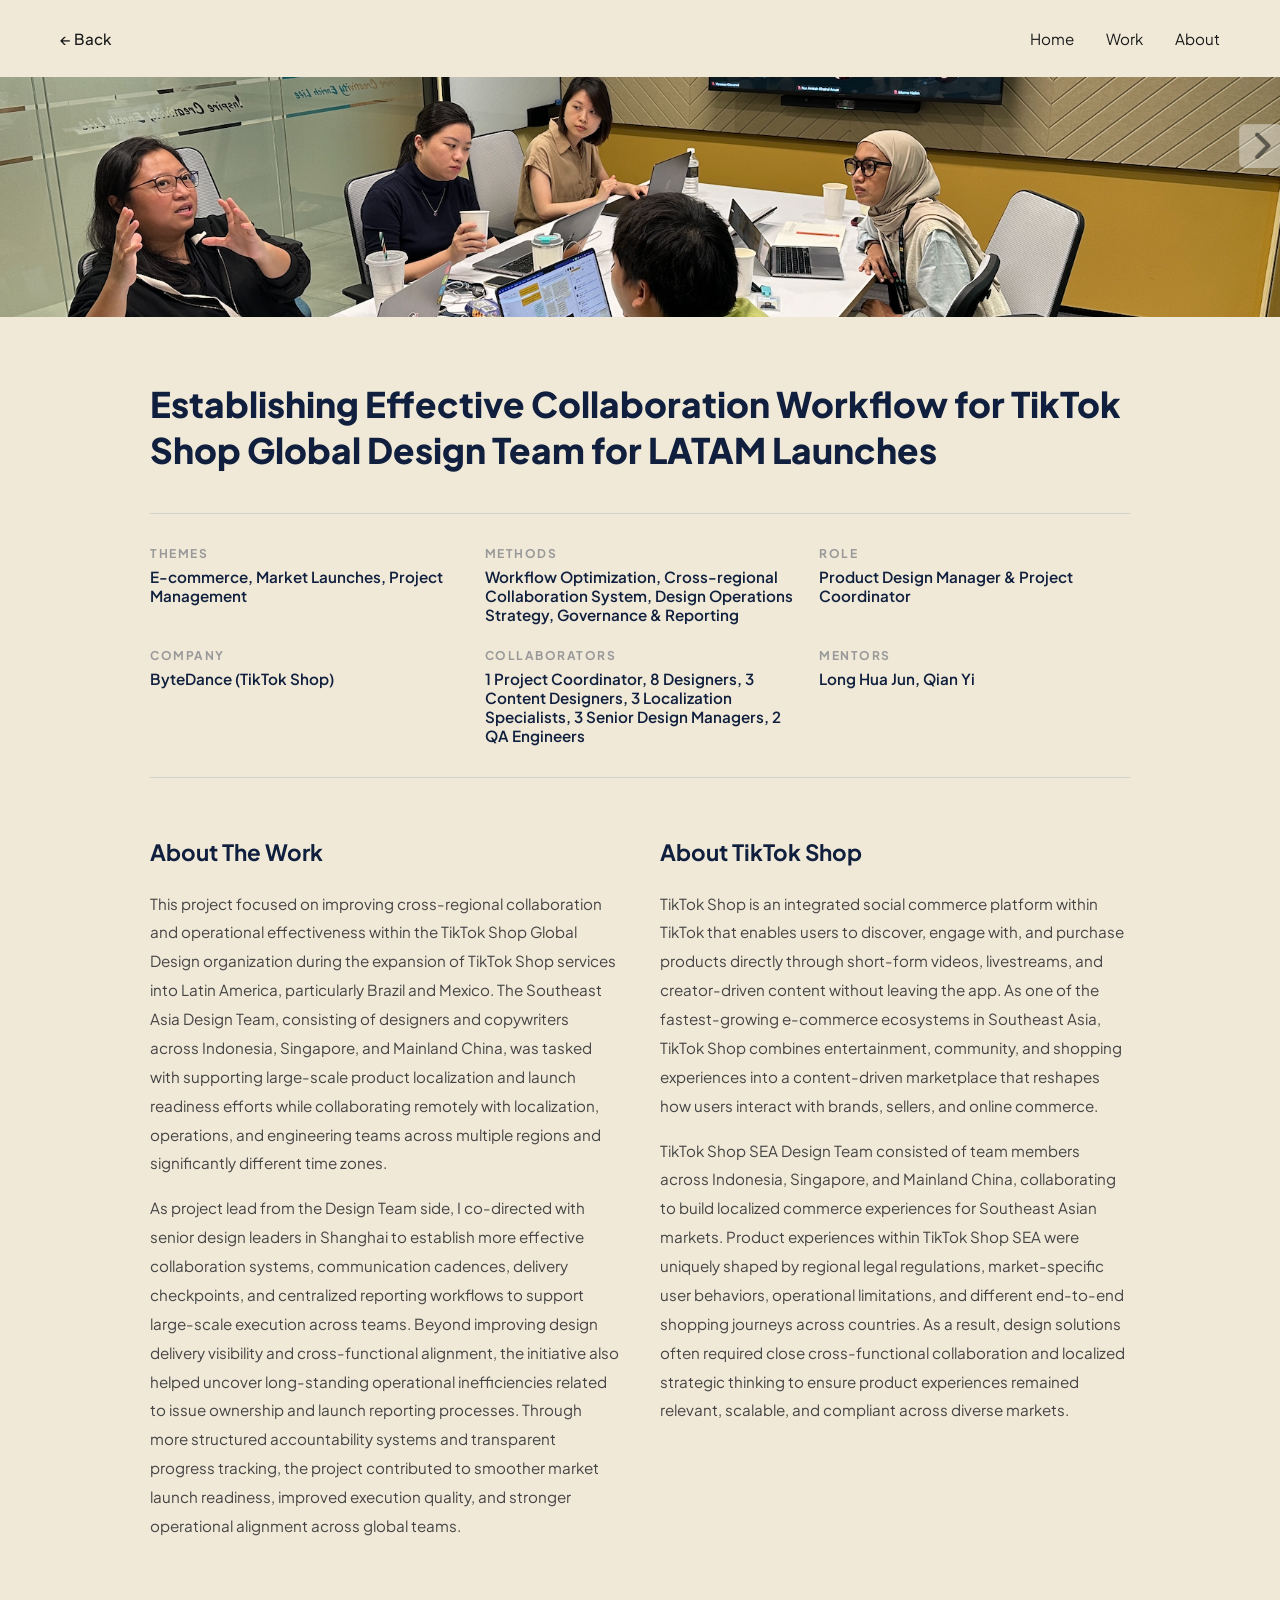
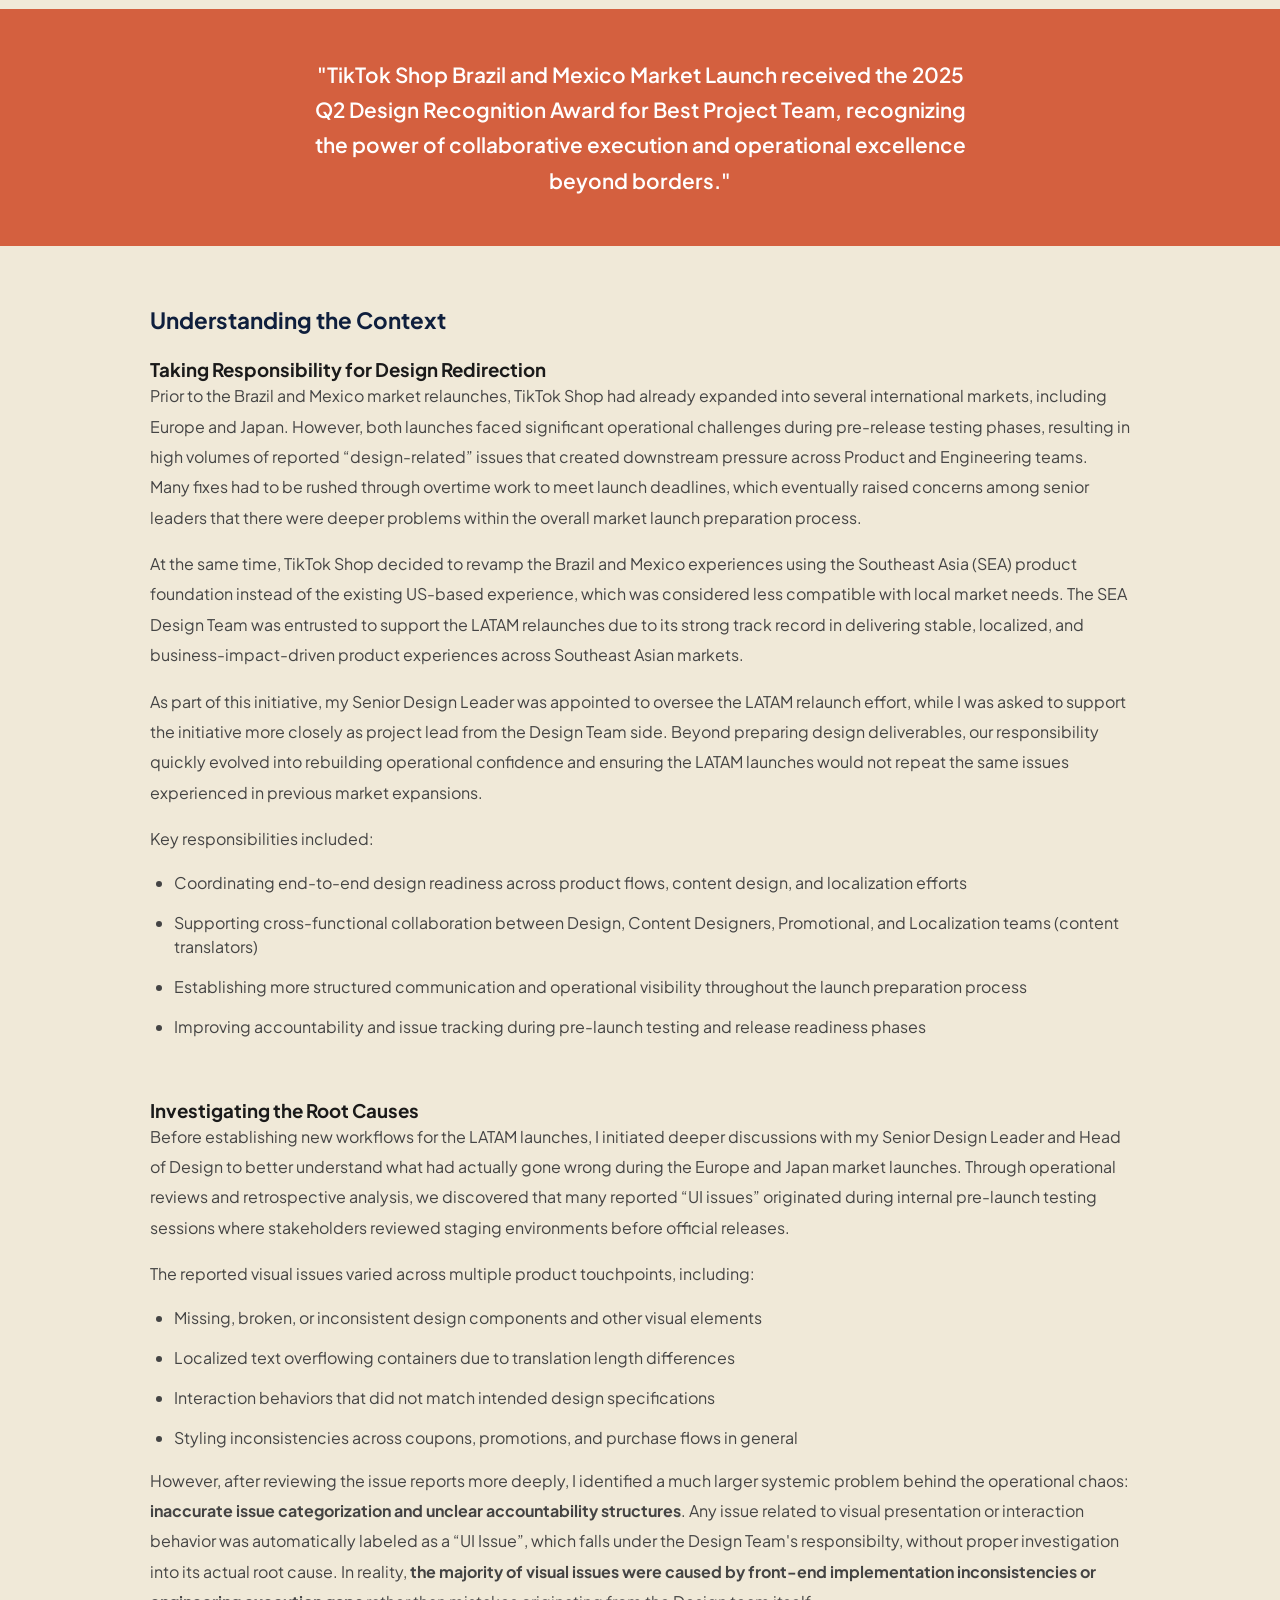
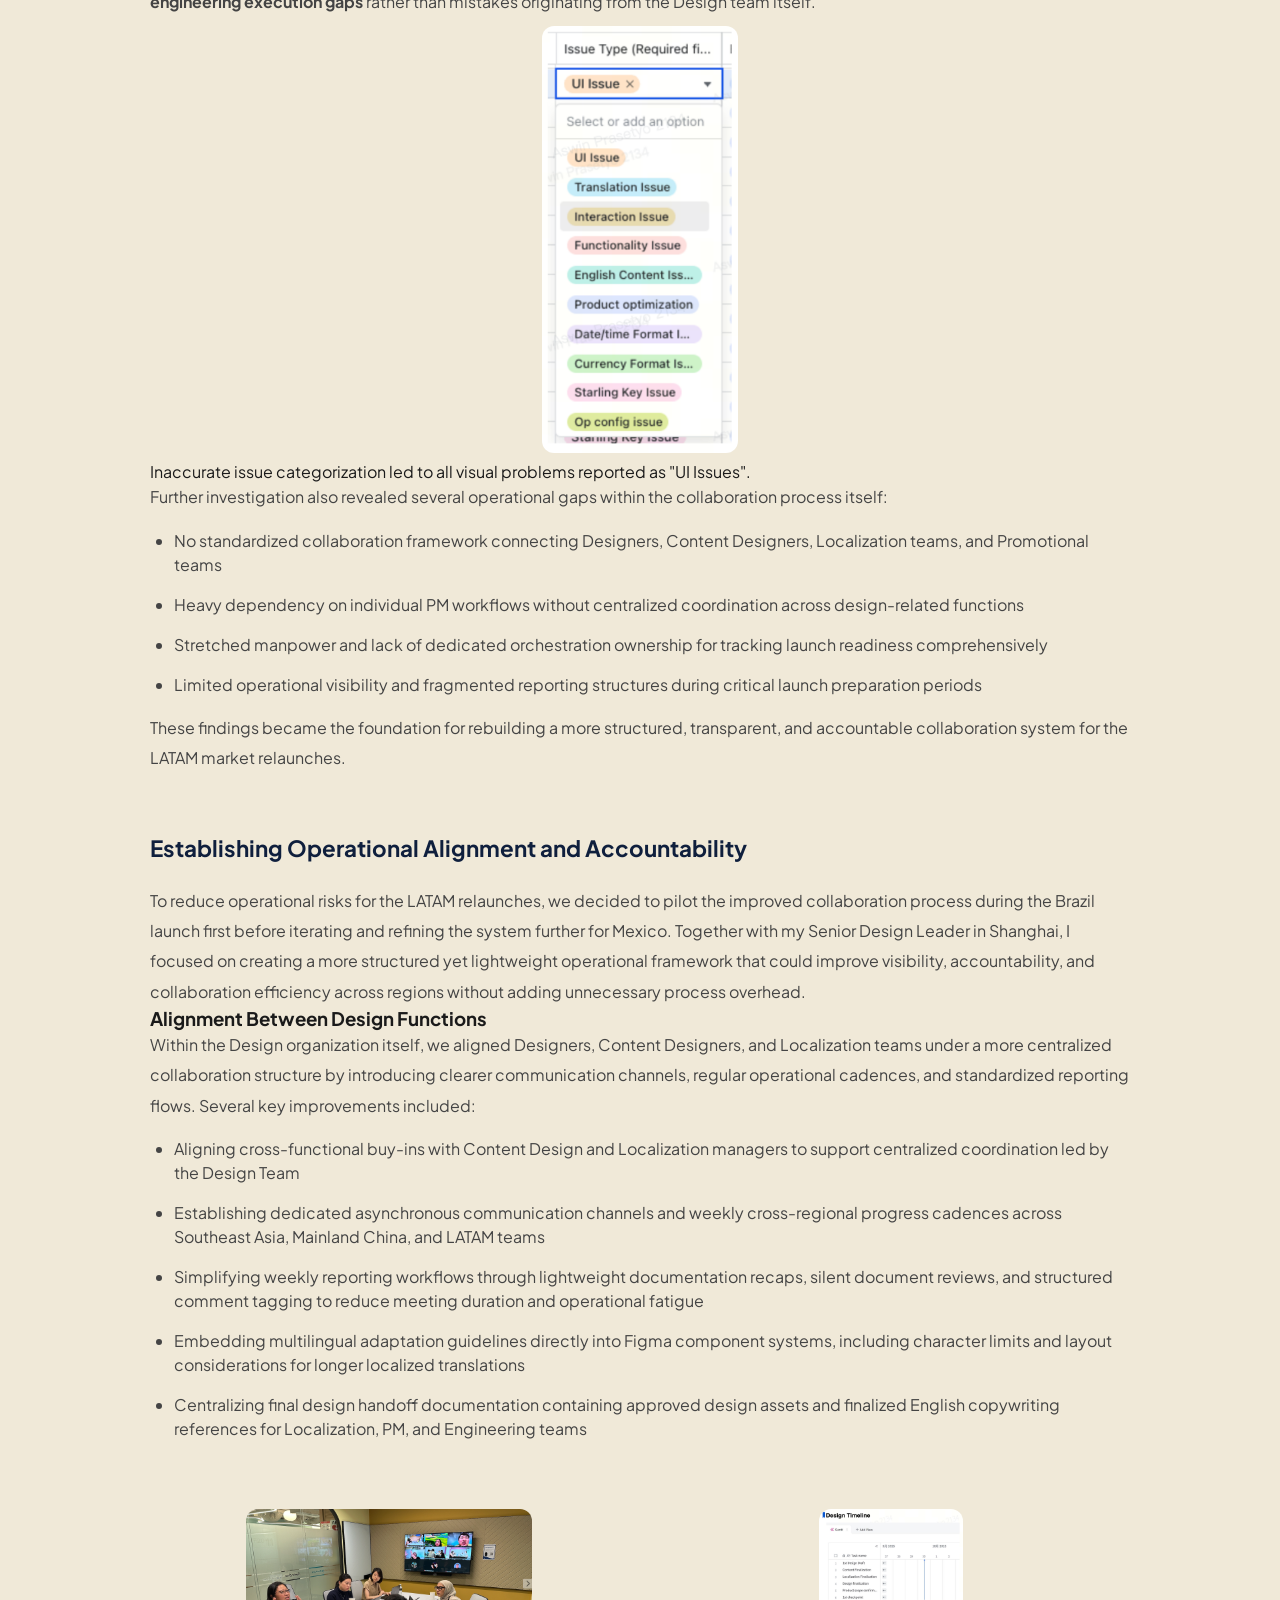
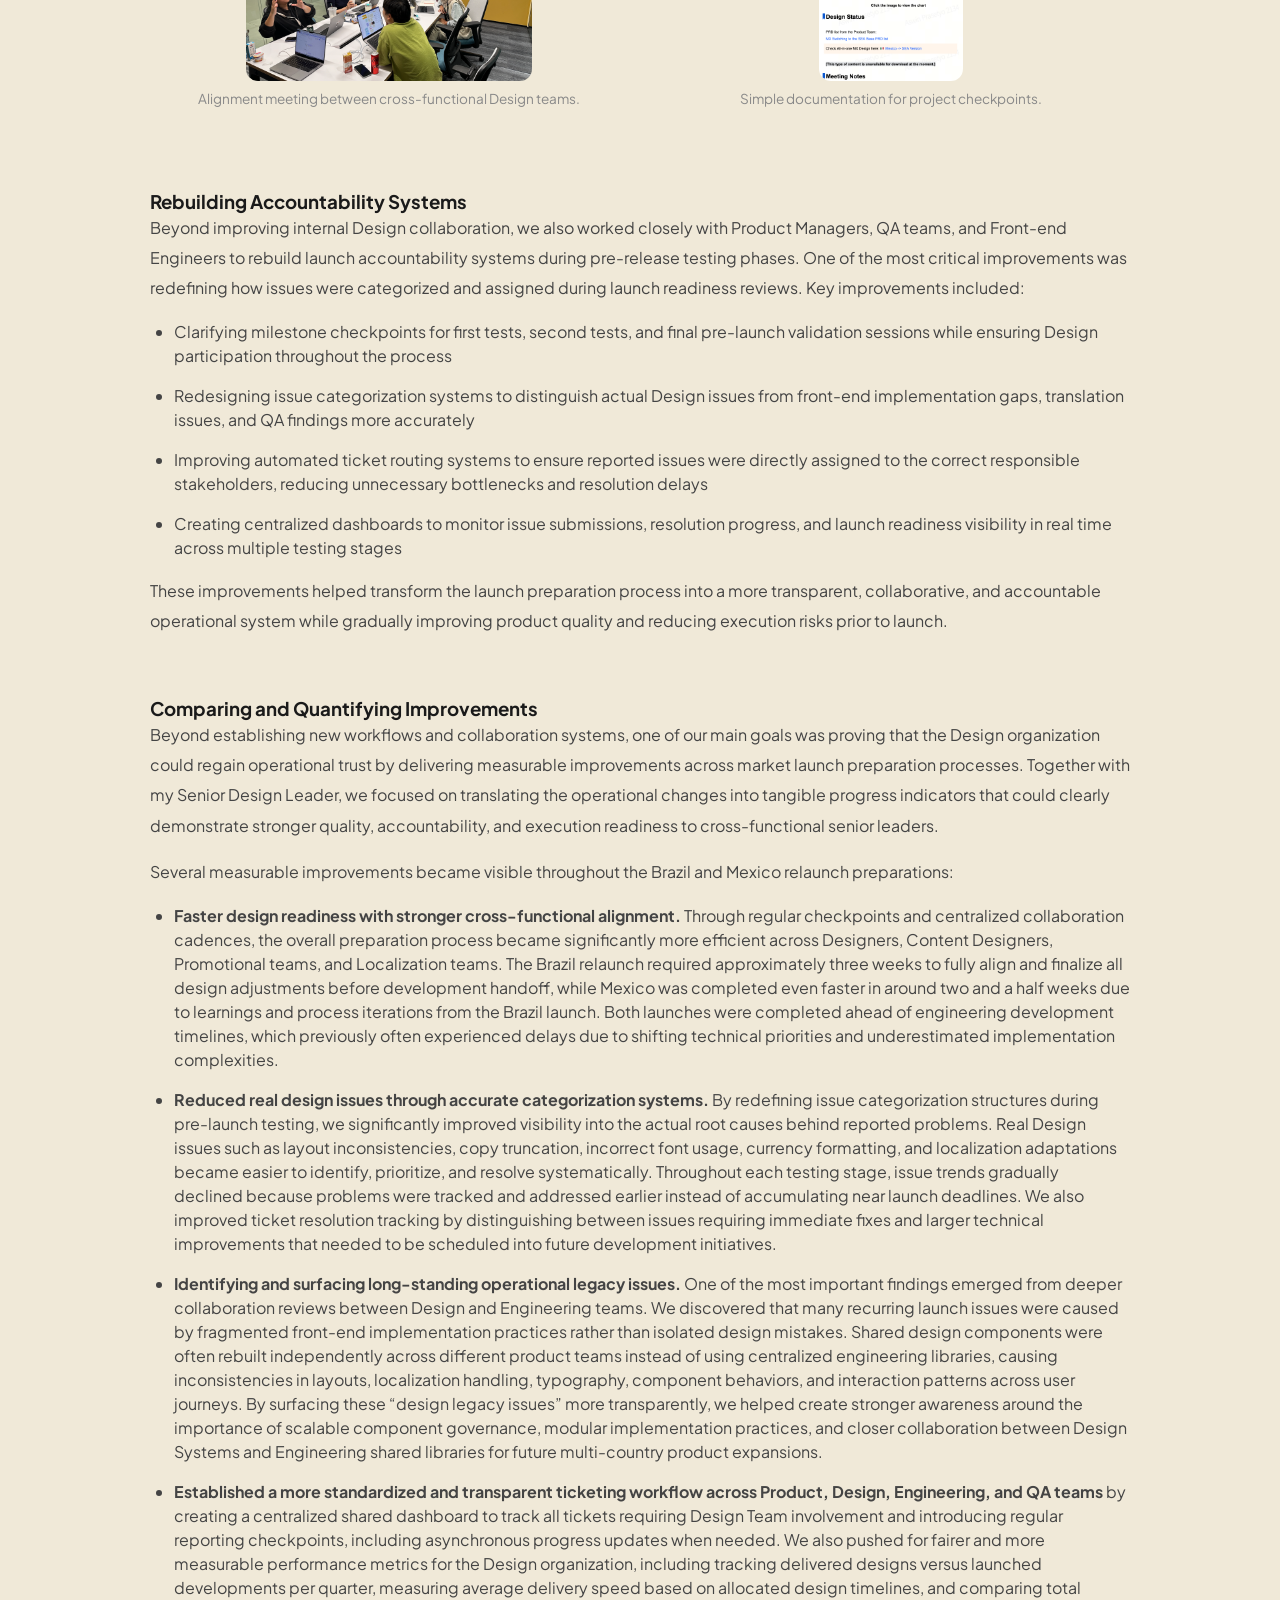
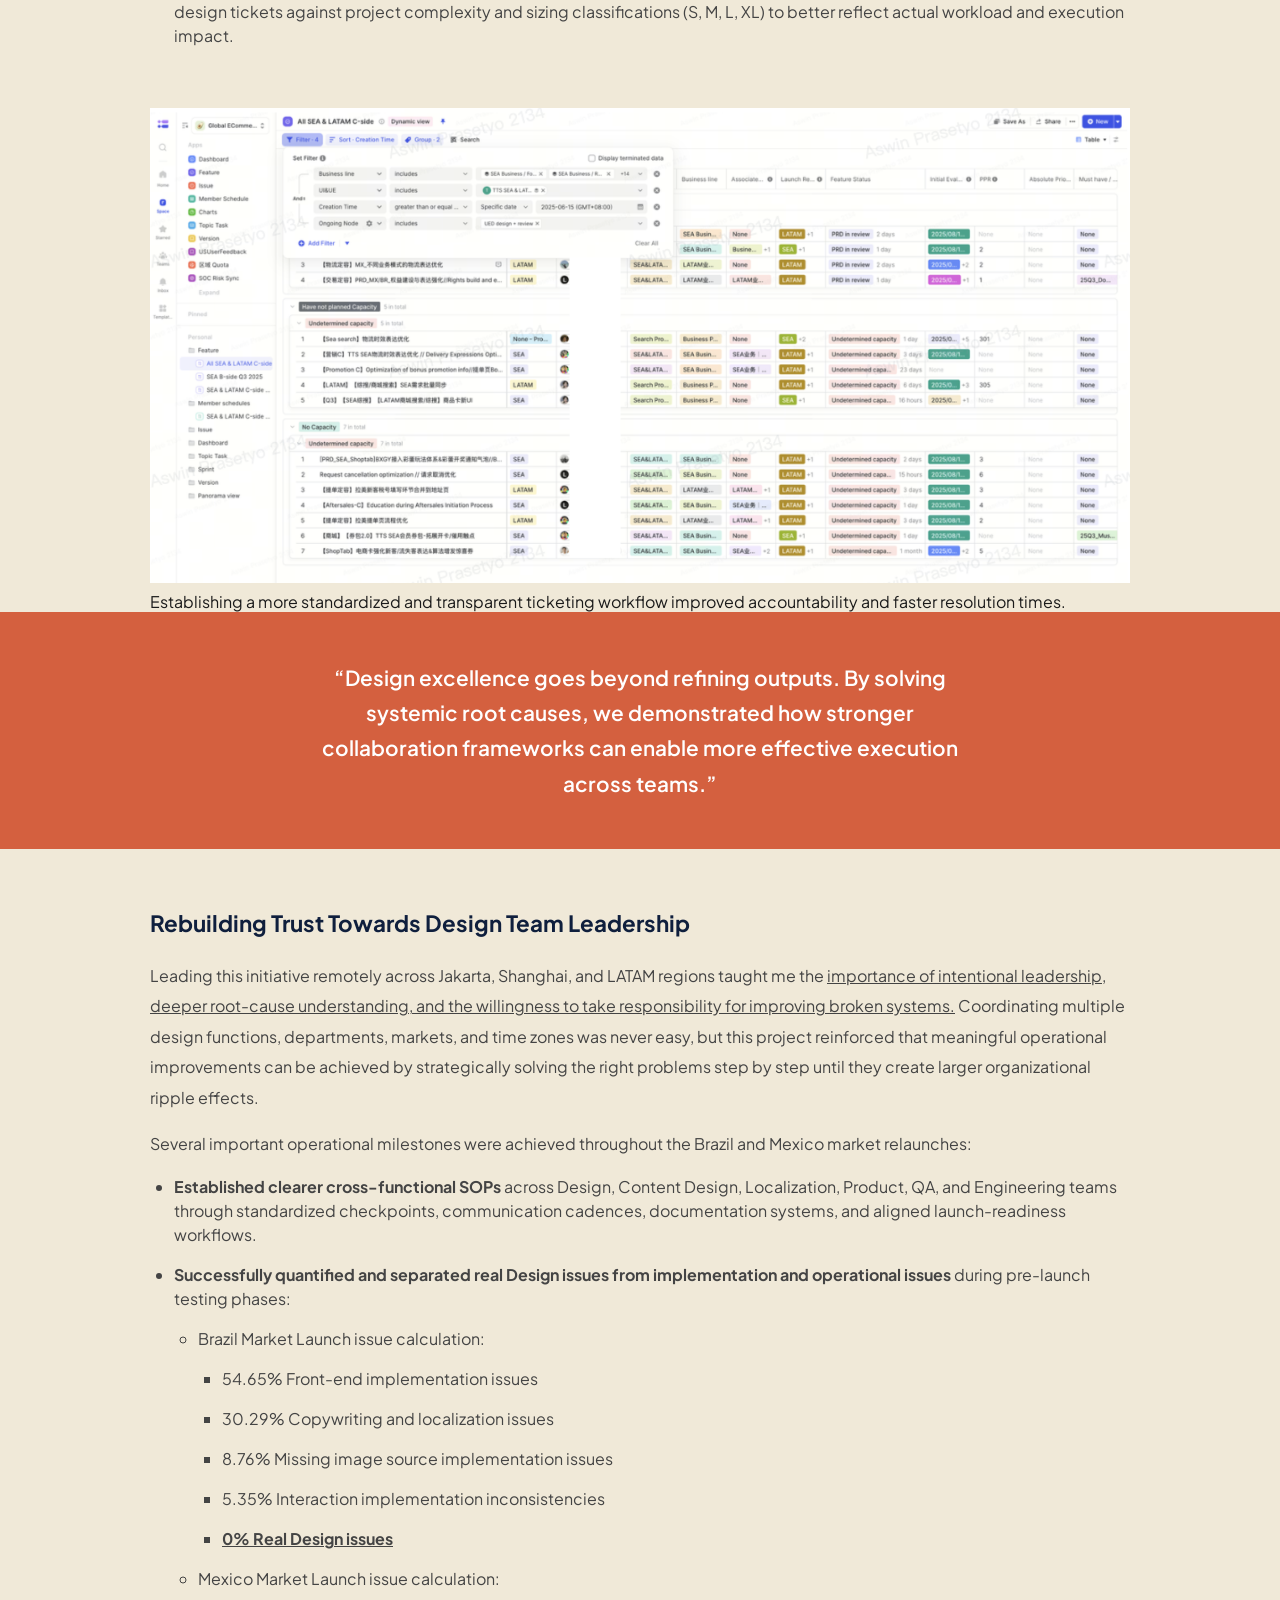
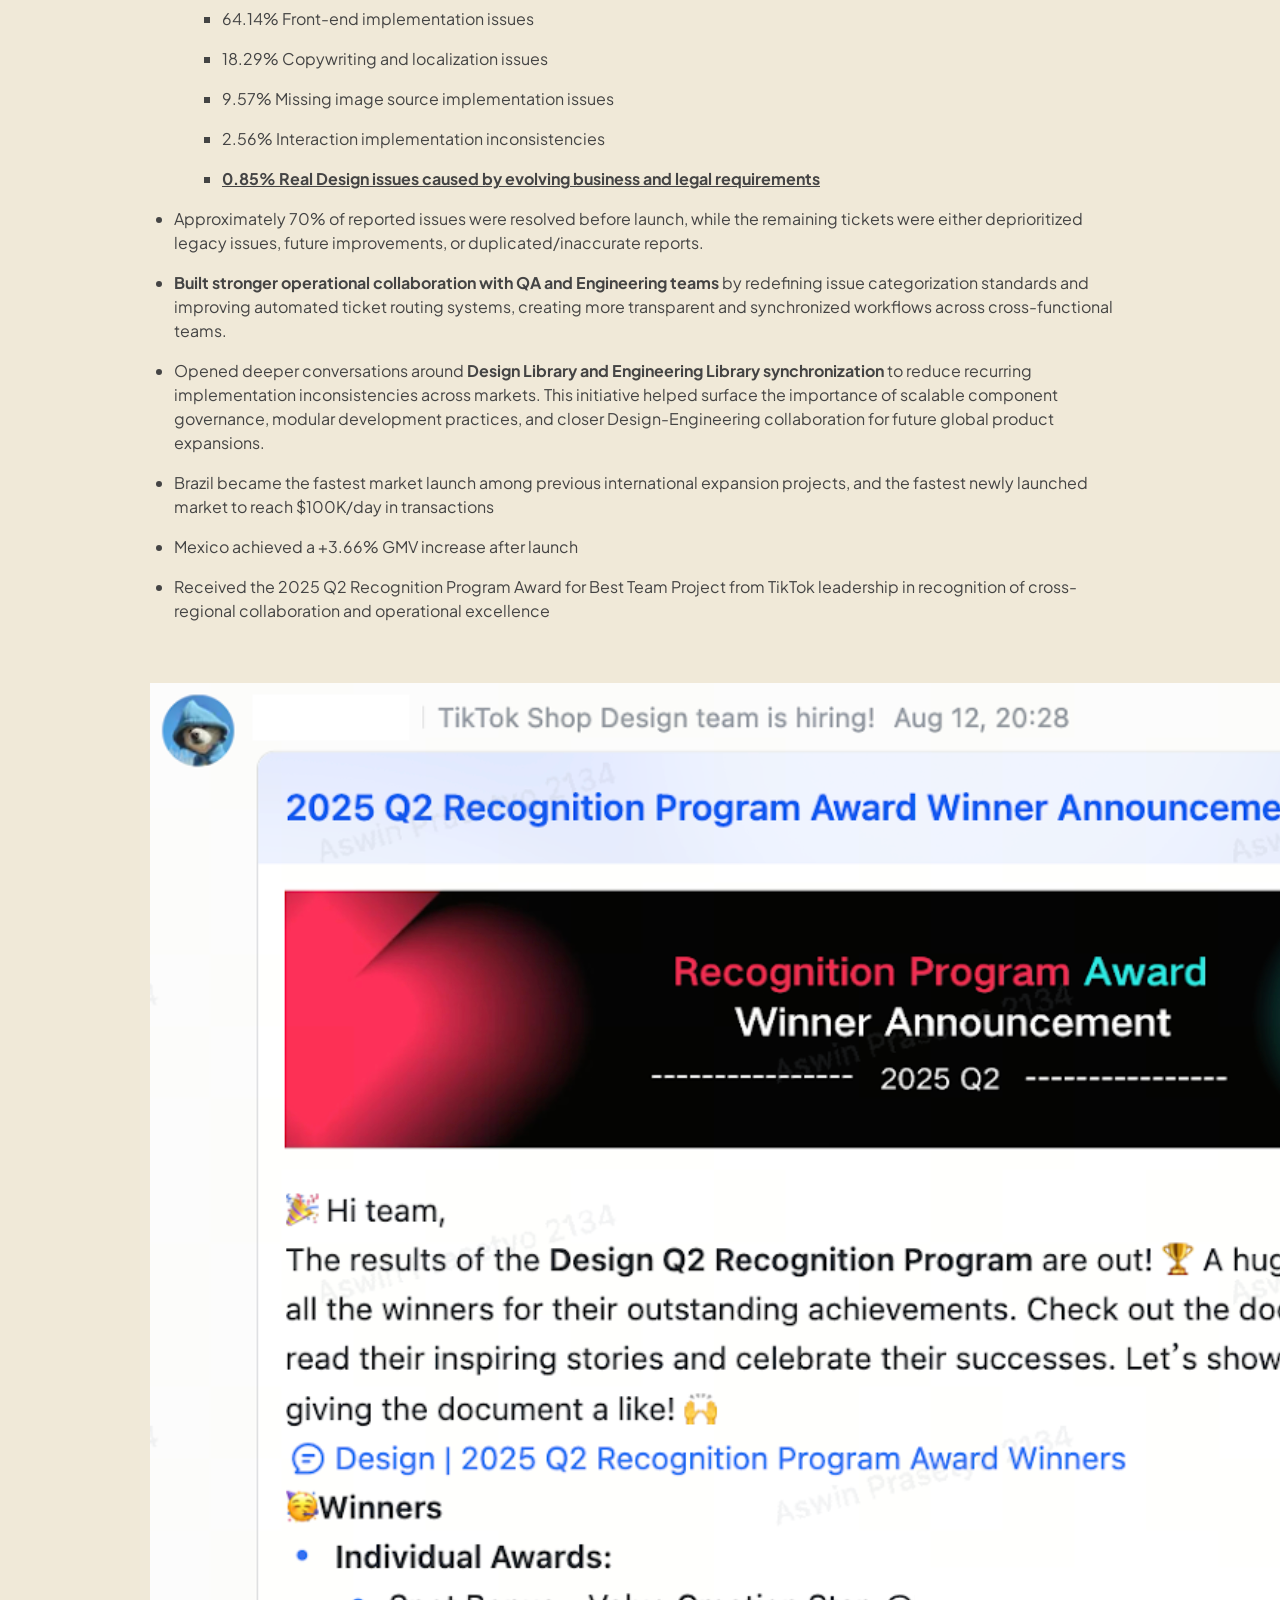
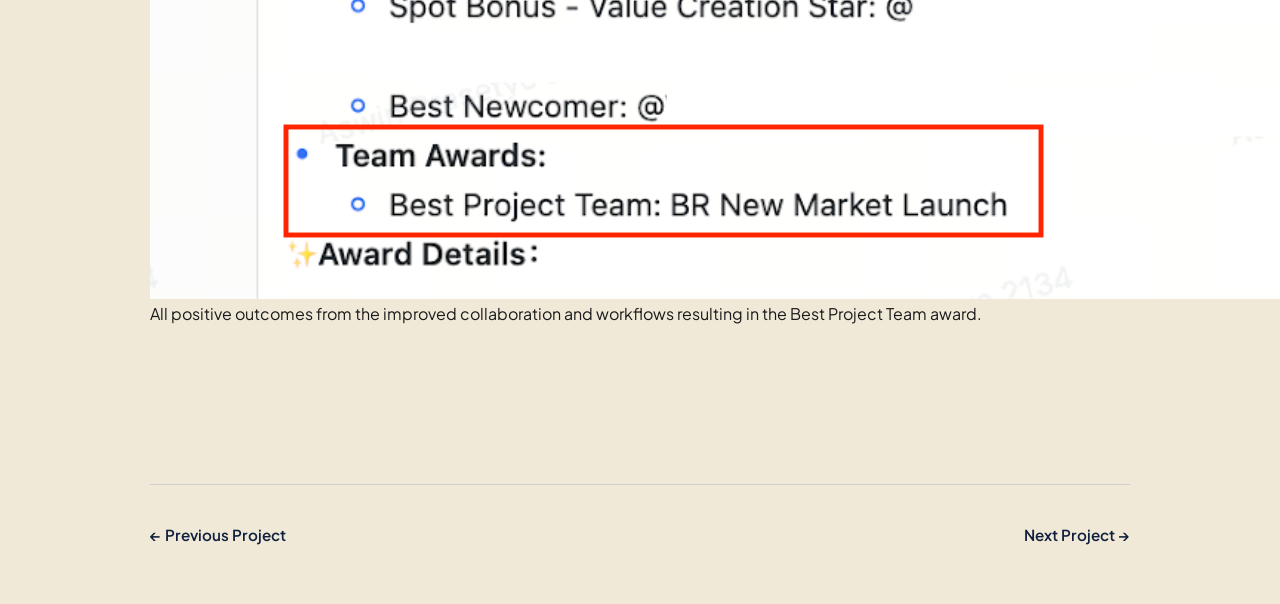
<file: project-leading-team.html>
<!DOCTYPE html>
<html lang="en">
<head>
    <meta charset="UTF-8">
    <meta name="viewport" content="width=device-width, initial-scale=1.0">
    <title>TikTok Shop Market Launches in LATAM — Aswin Prasetyo</title>
    <link href="https://fonts.googleapis.com/css2?family=Plus+Jakarta+Sans:wght@400;500;600;700;800&display=swap" rel="stylesheet">
    <link rel="stylesheet" href="https://cdnjs.cloudflare.com/ajax/libs/font-awesome/6.5.0/css/all.min.css">
    <link rel="stylesheet" href="project.css">
</head>
<body>

    <!-- NAVBAR -->
    <nav>
        <a href="index.html#featured-work" class="nav-back">← Back</a>
        <ul>
            <li><a href="index.html">Home</a></li>
            <li><a href="#">Work</a></li>
            <li><a href="#">About</a></li>
        </ul>
    </nav>

    <!-- HERO IMAGE -->
    <div class="project-hero">
        <img src="images/collaboration.png" alt="Market Launch Project">
    </div>

    <!-- PROJECT CONTENT -->
    <div class="project-content">

        <!-- TITLE & META -->
        <h1>Establishing Effective Collaboration Workflow for TikTok Shop Global Design Team for LATAM Launches</h1>

        <div class="project-meta">
            <div class="meta-item">
                <span class="meta-label">Themes</span>
                <span class="meta-value">E-commerce, Market Launches, Project Management</span>
            </div>
            <div class="meta-item">
                <span class="meta-label">Methods</span>
                <span class="meta-value">Workflow Optimization, Cross-regional Collaboration System, Design Operations Strategy, Governance & Reporting</span>
            </div>
            <div class="meta-item">
                <span class="meta-label">Role</span>
                <span class="meta-value">Product Design Manager & Project Coordinator</span>
            </div>
            <div class="meta-item">
                <span class="meta-label">Company</span>
                <span class="meta-value">ByteDance (TikTok Shop)</span>
            </div>
            <div class="meta-item">
                <span class="meta-label">Collaborators</span>
                <span class="meta-value">1 Project Coordinator, 8 Designers, 3 Content Designers, 3 Localization Specialists, 3 Senior Design Managers, 2 QA Engineers</span>
            </div>
            <div class="meta-item">
                <span class="meta-label">Mentors</span>
                <span class="meta-value">Long Hua Jun, Qian Yi</span>
            </div>
        </div>

        <!-- ABOUT -->
        <div class="project-two-col">
            <section class="project-section">
                <h2>About The Work</h2>
               <p>This project focused on improving cross-regional collaboration and operational effectiveness within the TikTok Shop Global Design organization during the expansion of TikTok Shop services into Latin America, particularly Brazil and Mexico. The Southeast Asia Design Team, consisting of designers and copywriters across Indonesia, Singapore, and Mainland China, was tasked with supporting large-scale product localization and launch readiness efforts while collaborating remotely with localization, operations, and engineering teams across multiple regions and significantly different time zones.</p>
    <p>As project lead from the Design Team side, I co-directed with senior design leaders in Shanghai to establish more effective collaboration systems, communication cadences, delivery checkpoints, and centralized reporting workflows to support large-scale execution across teams. Beyond improving design delivery visibility and cross-functional alignment, the initiative also helped uncover long-standing operational inefficiencies related to issue ownership and launch reporting processes. Through more structured accountability systems and transparent progress tracking, the project contributed to smoother market launch readiness, improved execution quality, and stronger operational alignment across global teams.</p>
            </section>
            <section class="project-section">
                <h2>About TikTok Shop</h2>
               <p>TikTok Shop is an integrated social commerce platform within TikTok that enables users to discover, engage with, and purchase products directly through short-form videos, livestreams, and creator-driven content without leaving the app. As one of the fastest-growing e-commerce ecosystems in Southeast Asia, TikTok Shop combines entertainment, community, and shopping experiences into a content-driven marketplace that reshapes how users interact with brands, sellers, and online commerce.</p>
    <p>TikTok Shop SEA Design Team consisted of team members across Indonesia, Singapore, and Mainland China, collaborating to build localized commerce experiences for Southeast Asian markets. Product experiences within TikTok Shop SEA were uniquely shaped by regional legal regulations, market-specific user behaviors, operational limitations, and different end-to-end shopping journeys across countries. As a result, design solutions often required close cross-functional collaboration and localized strategic thinking to ensure product experiences remained relevant, scalable, and compliant across diverse markets.</p>
            </section>
        </div>

        <!-- QUOTE BREAK -->
         <div class="project-quote" style="background-color: #d4603f;">
            <p>"TikTok Shop Brazil and Mexico Market Launch received the 2025 Q2 Design Recognition Award for Best Project Team, recognizing the power of collaborative execution and operational excellence beyond borders."</p>
        </div>

 <!-- PROCESS -->
<section class="project-section">
    <h2>Understanding the Context</h2>
    <h3 class="section-subheading">Taking Responsibility for Design Redirection</h3>
    <p>Prior to the Brazil and Mexico market relaunches, TikTok Shop had already expanded into several international markets, including Europe and Japan. However, both launches faced significant operational challenges during pre-release testing phases, resulting in high volumes of reported “design-related” issues that created downstream pressure across Product and Engineering teams. Many fixes had to be rushed through overtime work to meet launch deadlines, which eventually raised concerns among senior leaders that there were deeper problems within the overall market launch preparation process.</p>
    <p>At the same time, TikTok Shop decided to revamp the Brazil and Mexico experiences using the Southeast Asia (SEA) product foundation instead of the existing US-based experience, which was considered less compatible with local market needs. The SEA Design Team was entrusted to support the LATAM relaunches due to its strong track record in delivering stable, localized, and business-impact-driven product experiences across Southeast Asian markets.</p>
    <p>As part of this initiative, my Senior Design Leader was appointed to oversee the LATAM relaunch effort, while I was asked to support the initiative more closely as project lead from the Design Team side. Beyond preparing design deliverables, our responsibility quickly evolved into rebuilding operational confidence and ensuring the LATAM launches would not repeat the same issues experienced in previous market expansions.</p>
    <p>Key responsibilities included:</p>
    <ul class="project-list">
        <li>Coordinating end-to-end design readiness across product flows, content design, and localization efforts</li>
        <li>Supporting cross-functional collaboration between Design, Content Designers, Promotional, and Localization teams (content translators)</li>
        <li>Establishing more structured communication and operational visibility throughout the launch preparation process</li>
        <li>Improving accountability and issue tracking during pre-launch testing and release readiness phases</li>
    </ul>    
</section>

<section class="project-section">
     <h3 class="section-subheading">Investigating the Root Causes</h3>
    <p>Before establishing new workflows for the LATAM launches, I initiated deeper discussions with my Senior Design Leader and Head of Design to better understand what had actually gone wrong during the Europe and Japan market launches. Through operational reviews and retrospective analysis, we discovered that many reported “UI issues” originated during internal pre-launch testing sessions where stakeholders reviewed staging environments before official releases.</p>
    <p>The reported visual issues varied across multiple product touchpoints, including:</p>
    <ul class="project-list">
        <li>Missing, broken, or inconsistent design components and other visual elements</li>
        <li>Localized text overflowing containers due to translation length differences</li>
        <li>Interaction behaviors that did not match intended design specifications</li>
        <li>Styling inconsistencies across coupons, promotions, and purchase flows in general</li>
    </ul>   
    <p>However, after reviewing the issue reports more deeply, I identified a much larger systemic problem behind the operational chaos: <strong>inaccurate issue categorization and unclear accountability structures</strong>. Any issue related to visual presentation or interaction behavior was automatically labeled as a “UI Issue”, which falls under the Design Team's responsibilty, without proper investigation into its actual root cause. In reality, <strong>the majority of visual issues were caused by front-end implementation inconsistencies or engineering execution gaps</strong> rather than mistakes originating from the Design team itself.</p>
    <div class="project-image-single">
    <figure>
        <img src="images/issue1.png" alt="Process Image" style="width: 20%; display: block; margin: 8px auto;">
        <figcaption>Inaccurate issue categorization led to all visual problems reported as "UI Issues".</figcaption>
    </figure>
</div>
    <p>Further investigation also revealed several operational gaps within the collaboration process itself:</p> 
    <ul class="project-list">
        <li>No standardized collaboration framework connecting Designers, Content Designers, Localization teams, and Promotional teams</li>
        <li>Heavy dependency on individual PM workflows without centralized coordination across design-related functions</li>
        <li>Stretched manpower and lack of dedicated orchestration ownership for tracking launch readiness comprehensively</li>
        <li>Limited operational visibility and fragmented reporting structures during critical launch preparation periods</li>
    </ul>
    <p>These findings became the foundation for rebuilding a more structured, transparent, and accountable collaboration system for the LATAM market relaunches.</p>
</section>

<!-- OUTCOME -->
<section class="project-section">
    <h2>Establishing Operational Alignment and Accountability</h2>
        <p>To reduce operational risks for the LATAM relaunches, we decided to pilot the improved collaboration process during the Brazil launch first before iterating and refining the system further for Mexico. Together with my Senior Design Leader in Shanghai, I focused on creating a more structured yet lightweight operational framework that could improve visibility, accountability, and collaboration efficiency across regions without adding unnecessary process overhead.</p>
        <h3 class="section-subheading">Alignment Between Design Functions</h3>
        <p>Within the Design organization itself, we aligned Designers, Content Designers, and Localization teams under a more centralized collaboration structure by introducing clearer communication channels, regular operational cadences, and standardized reporting flows. Several key improvements included:</p>
    <ul>
        <li>Aligning cross-functional buy-ins with Content Design and Localization managers to support centralized coordination led by the Design Team</li>
        <li>Establishing dedicated asynchronous communication channels and weekly cross-regional progress cadences across Southeast Asia, Mainland China, and LATAM teams</li>
        <li>Simplifying weekly reporting workflows through lightweight documentation recaps, silent document reviews, and structured comment tagging to reduce meeting duration and operational fatigue</li>
        <li>Embedding multilingual adaptation guidelines directly into Figma component systems, including character limits and layout considerations for longer localized translations</li>
        <li>Centralizing final design handoff documentation containing approved design assets and finalized English copywriting references for Localization, PM, and Engineering teams</li>
    </ul>
</section>

<div class="project-images">
    <figure>
        <img src="images/collaboration.png" alt="Process Image" style="width: 60%; display: block; margin:  8px auto;">
        <figcaption>Alignment meeting between cross-functional Design teams.</figcaption>
    </figure>
    <figure>
        <img src="images/issue2.png" alt="Process Image" style="width: 30%; display: block; margin: 8px auto;">
        <figcaption>Simple documentation for project checkpoints.</figcaption>
    </figure>
</div>

<section class="project-section">
    <h3 class="section-subheading">Rebuilding Accountability Systems</h3>
    <p>Beyond improving internal Design collaboration, we also worked closely with Product Managers, QA teams, and Front-end Engineers to rebuild launch accountability systems during pre-release testing phases. One of the most critical improvements was redefining how issues were categorized and assigned during launch readiness reviews. Key improvements included:</p>
    <ul>
        <li>Clarifying milestone checkpoints for first tests, second tests, and final pre-launch validation sessions while ensuring Design participation throughout the process</li>
        <li>Redesigning issue categorization systems to distinguish actual Design issues from front-end implementation gaps, translation issues, and QA findings more accurately</li>
        <li>Improving automated ticket routing systems to ensure reported issues were directly assigned to the correct responsible stakeholders, reducing unnecessary bottlenecks and resolution delays</li>
        <li>Creating centralized dashboards to monitor issue submissions, resolution progress, and launch readiness visibility in real time across multiple testing stages</li>
    </ul>
    <p>These improvements helped transform the launch preparation process into a more transparent, collaborative, and accountable operational system while gradually improving product quality and reducing execution risks prior to launch.</p>
</section>

<section class="project-section">
    <h3 class="section-subheading">Comparing and Quantifying Improvements</h3>
    <p>Beyond establishing new workflows and collaboration systems, one of our main goals was proving that the Design organization could regain operational trust by delivering measurable improvements across market launch preparation processes. Together with my Senior Design Leader, we focused on translating the operational changes into tangible progress indicators that could clearly demonstrate stronger quality, accountability, and execution readiness to cross-functional senior leaders.</p>
    <p>Several measurable improvements became visible throughout the Brazil and Mexico relaunch preparations:</p>
    <ul>
        <li><strong>Faster design readiness with stronger cross-functional alignment.</strong> Through regular checkpoints and centralized collaboration cadences, the overall preparation process became significantly more efficient across Designers, Content Designers, Promotional teams, and Localization teams. The Brazil relaunch required approximately three weeks to fully align and finalize all design adjustments before development handoff, while Mexico was completed even faster in around two and a half weeks due to learnings and process iterations from the Brazil launch. Both launches were completed ahead of engineering development timelines, which previously often experienced delays due to shifting technical priorities and underestimated implementation complexities.</li>
        <li><strong>Reduced real design issues through accurate categorization systems.</strong> By redefining issue categorization structures during pre-launch testing, we significantly improved visibility into the actual root causes behind reported problems. Real Design issues such as layout inconsistencies, copy truncation, incorrect font usage, currency formatting, and localization adaptations became easier to identify, prioritize, and resolve systematically. Throughout each testing stage, issue trends gradually declined because problems were tracked and addressed earlier instead of accumulating near launch deadlines. We also improved ticket resolution tracking by distinguishing between issues requiring immediate fixes and larger technical improvements that needed to be scheduled into future development initiatives.</li>
        <li><strong>Identifying and surfacing long-standing operational legacy issues.</strong> One of the most important findings emerged from deeper collaboration reviews between Design and Engineering teams. We discovered that many recurring launch issues were caused by fragmented front-end implementation practices rather than isolated design mistakes. Shared design components were often rebuilt independently across different product teams instead of using centralized engineering libraries, causing inconsistencies in layouts, localization handling, typography, component behaviors, and interaction patterns across user journeys. By surfacing these “design legacy issues” more transparently, we helped create stronger awareness around the importance of scalable component governance, modular implementation practices, and closer collaboration between Design Systems and Engineering shared libraries for future multi-country product expansions.</li>
        <li><strong>Established a more standardized and transparent ticketing workflow across Product, Design, Engineering, and QA teams</strong> by creating a centralized shared dashboard to track all tickets requiring Design Team involvement and introducing regular reporting checkpoints, including asynchronous progress updates when needed. We also pushed for fairer and more measurable performance metrics for the Design organization, including tracking delivered designs versus launched developments per quarter, measuring average delivery speed based on allocated design timelines, and comparing total design tickets against project complexity and sizing classifications (S, M, L, XL) to better reflect actual workload and execution impact.</li>
    </ul>
</section>

<div class="project-image-single">
    <figure>
        <img src="images/issue3.png" alt="Process Image" style="width: 100%; display: block; margin: 8px auto;">
        <figcaption>Establishing a more standardized and transparent ticketing workflow improved accountability and faster resolution times.</figcaption>
    </figure>
</div>

<!-- QUOTE BREAK 2 -->
<div class="project-quote" style="background-color: #d4603f;">
    <p>“Design excellence goes beyond refining outputs. By solving systemic root causes, we demonstrated how stronger collaboration frameworks can enable more effective execution across teams.”</p>
</div>

       <!-- LEARNINGS -->
<section class="project-section">
    <h2>Rebuilding Trust Towards Design Team Leadership</h2>
    <p>Leading this initiative remotely across Jakarta, Shanghai, and LATAM regions taught me the <u>importance of intentional leadership, deeper root-cause understanding, and the willingness to take responsibility for improving broken systems.</u> Coordinating multiple design functions, departments, markets, and time zones was never easy, but this project reinforced that meaningful operational improvements can be achieved by strategically solving the right problems step by step until they create larger organizational ripple effects.</p>
    <p>Several important operational milestones were achieved throughout the Brazil and Mexico market relaunches:</p>
    <ul>
        <li><strong>Established clearer cross-functional SOPs</strong> across Design, Content Design, Localization, Product, QA, and Engineering teams through standardized checkpoints, communication cadences, documentation systems, and aligned launch-readiness workflows.</li>
        <li><strong>Successfully quantified and separated real Design issues from implementation and operational issues</strong> during pre-launch testing phases:</li>
            <ul class="project-sublist">
                <li>Brazil Market Launch issue calculation:</li>
                <ul class="project-sublist">
                <li>54.65% Front-end implementation issues</li>
                <li>30.29% Copywriting and localization issues</li>
                <li>8.76% Missing image source implementation issues</li>
                <li>5.35% Interaction implementation inconsistencies</li>
                <li><strong><u>0% Real Design issues</u></strong></li>
            </ul>
                <li>Mexico Market Launch issue calculation:</li>
                <ul class="project-sublist">
                <li>64.14% Front-end implementation issues</li>
                <li>18.29% Copywriting and localization issues</li>
                <li>9.57% Missing image source implementation issues</li>
                <li>2.56% Interaction implementation inconsistencies</li>
                <li><strong><u>0.85% Real Design issues caused by evolving business and legal requirements</u></strong></li>
            </ul>
            </ul>
        <li>Approximately 70% of reported issues were resolved before launch, while the remaining tickets were either deprioritized legacy issues, future improvements, or duplicated/inaccurate reports.</li>
        <li><strong>Built stronger operational collaboration with QA and Engineering teams</strong> by redefining issue categorization standards and improving automated ticket routing systems, creating more transparent and synchronized workflows across cross-functional teams.</li>
        <li>Opened deeper conversations around <strong>Design Library and Engineering Library synchronization</strong> to reduce recurring implementation inconsistencies across markets. This initiative helped surface the importance of scalable component governance, modular development practices, and closer Design-Engineering collaboration for future global product expansions.</li>
        <li>Brazil became the fastest market launch among previous international expansion projects, and the fastest newly launched market to reach $100K/day in transactions</li>
        <li>Mexico achieved a +3.66% GMV increase after launch</li>
        <li>Received the 2025 Q2 Recognition Program Award for Best Team Project from TikTok leadership in recognition of cross-regional collaboration and operational excellence</li>
    </ul>
</section>

<div class="project-image-single">
    <figure>
        <img src="images/issue4.png" alt="Process Image">
        <figcaption>All positive outcomes from the improved collaboration and workflows resulting in the Best Project Team award.</figcaption>
    </figure>
</div>

        <!-- NAVIGATION -->
        <div class="project-nav">
            <a href="#" class="project-nav-btn">← Previous Project</a>
            <a href="#" class="project-nav-btn">Next Project →</a>
        </div>

    </div>

</body>
</html>
</file>
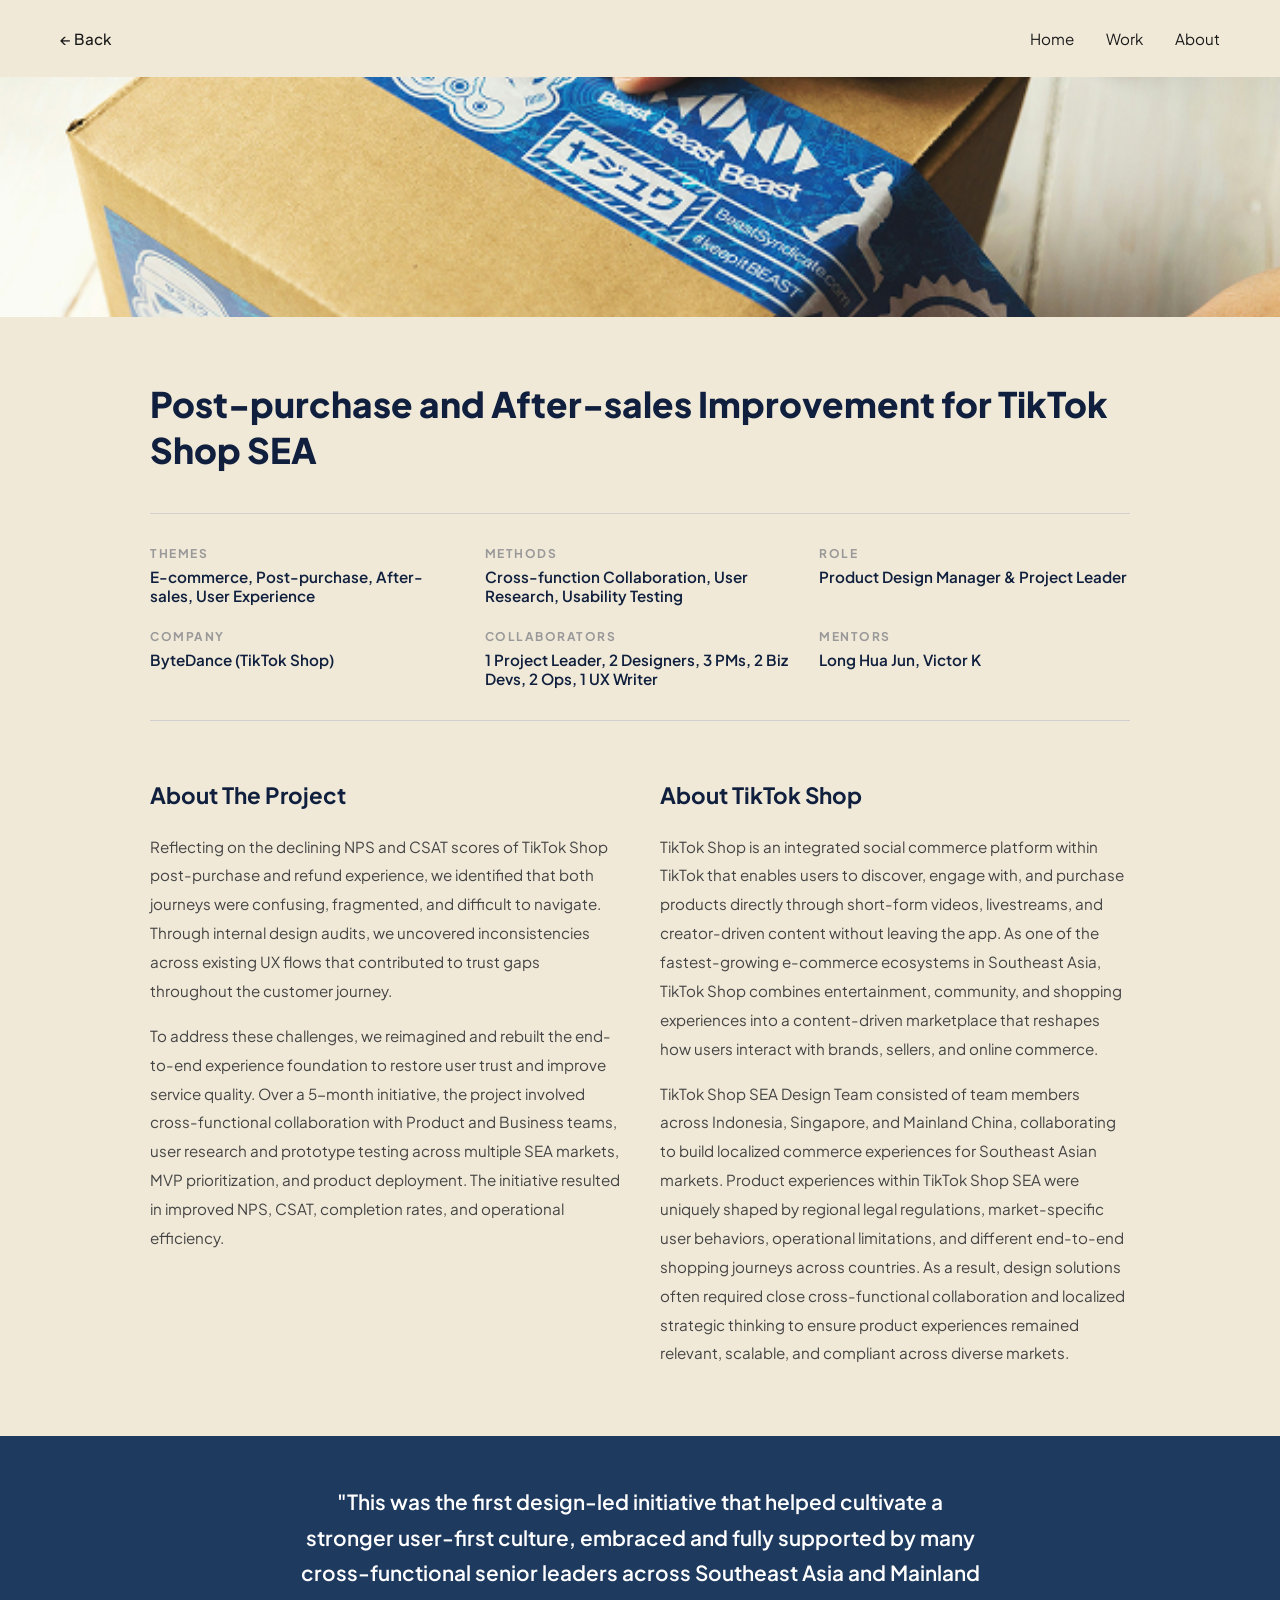
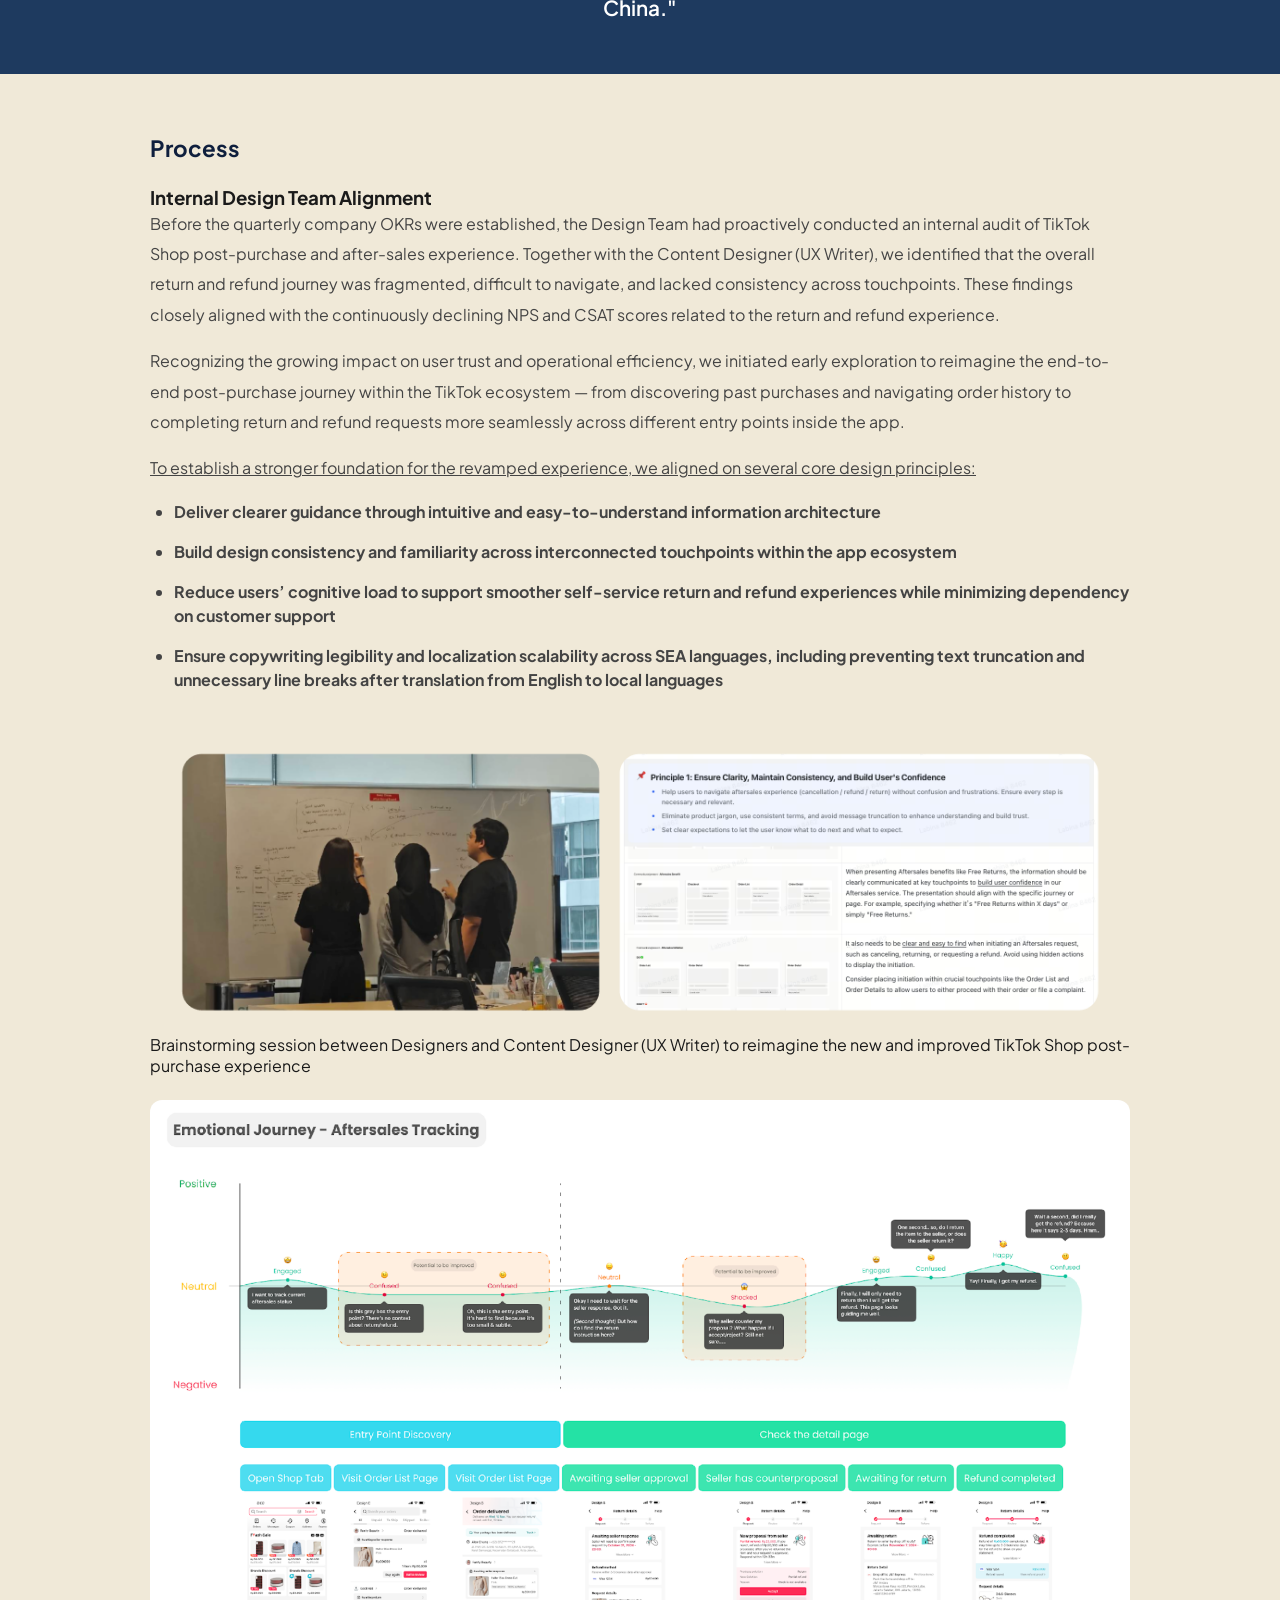
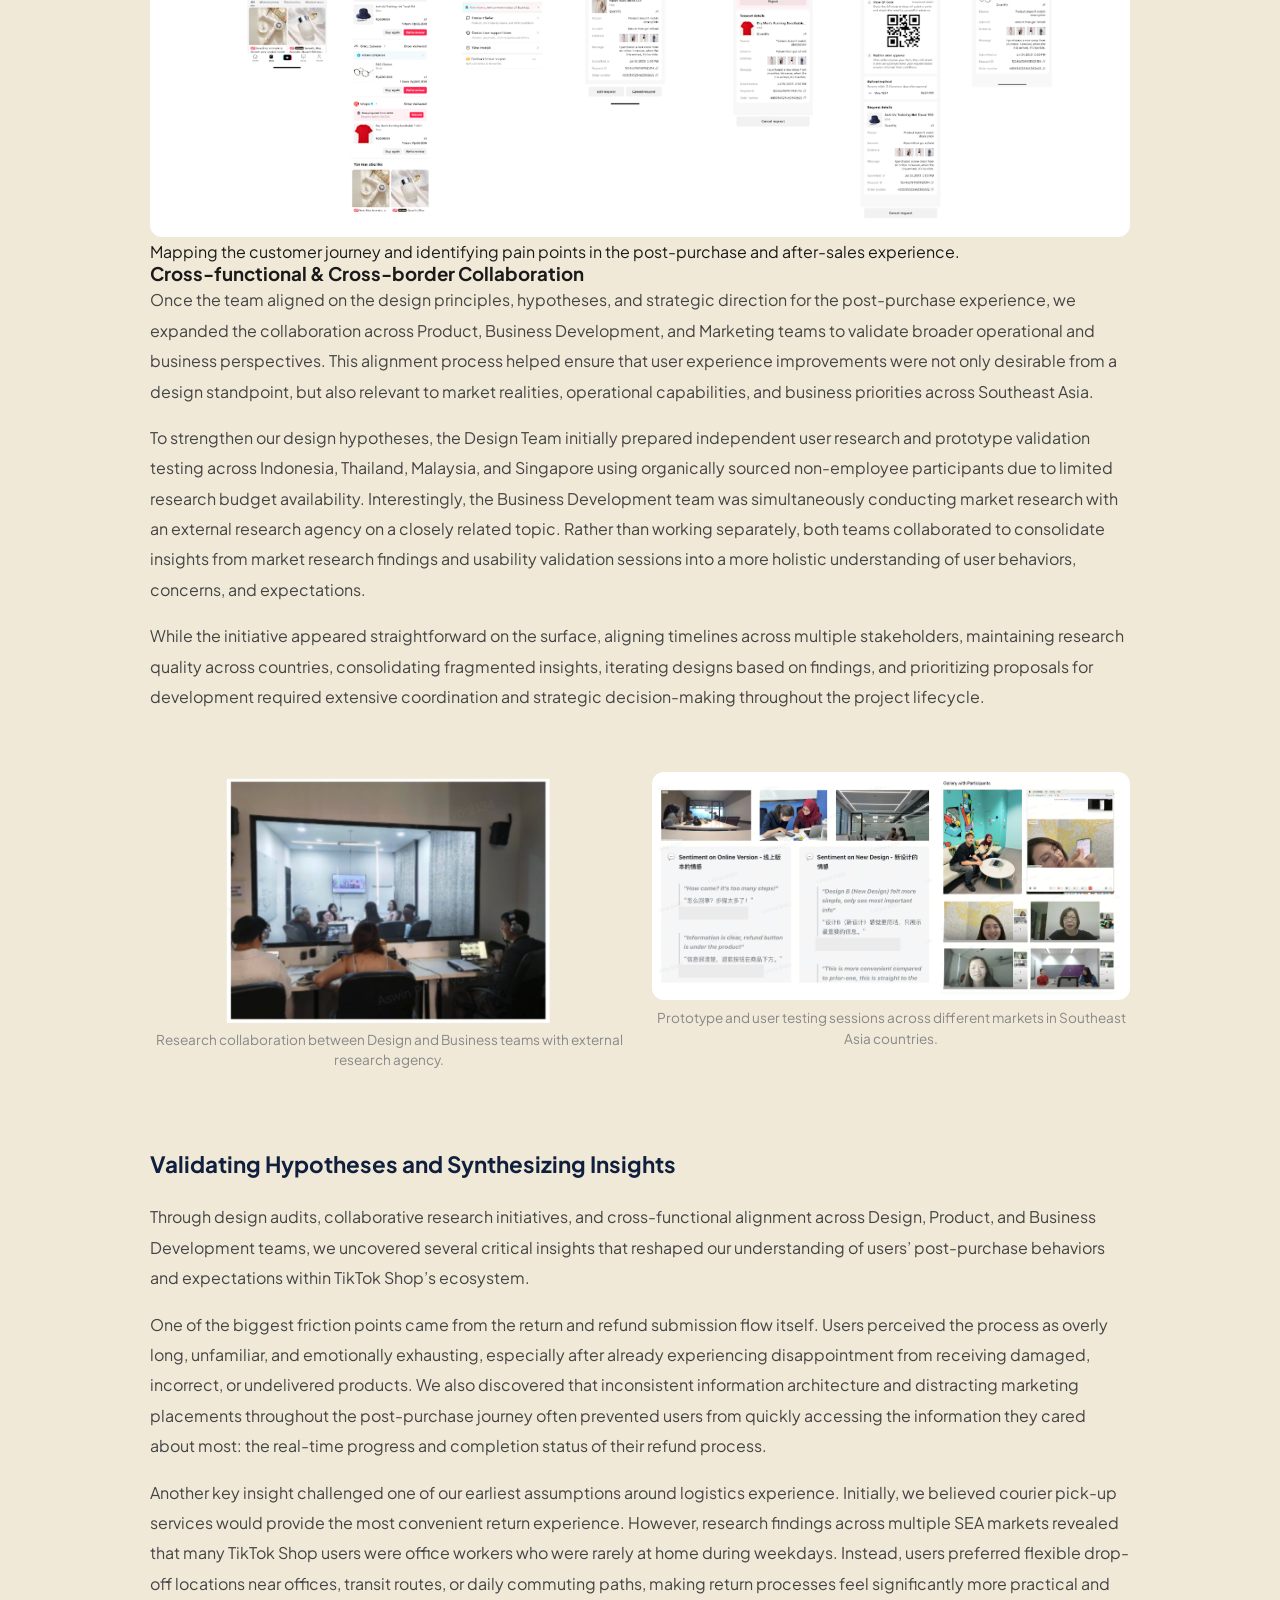
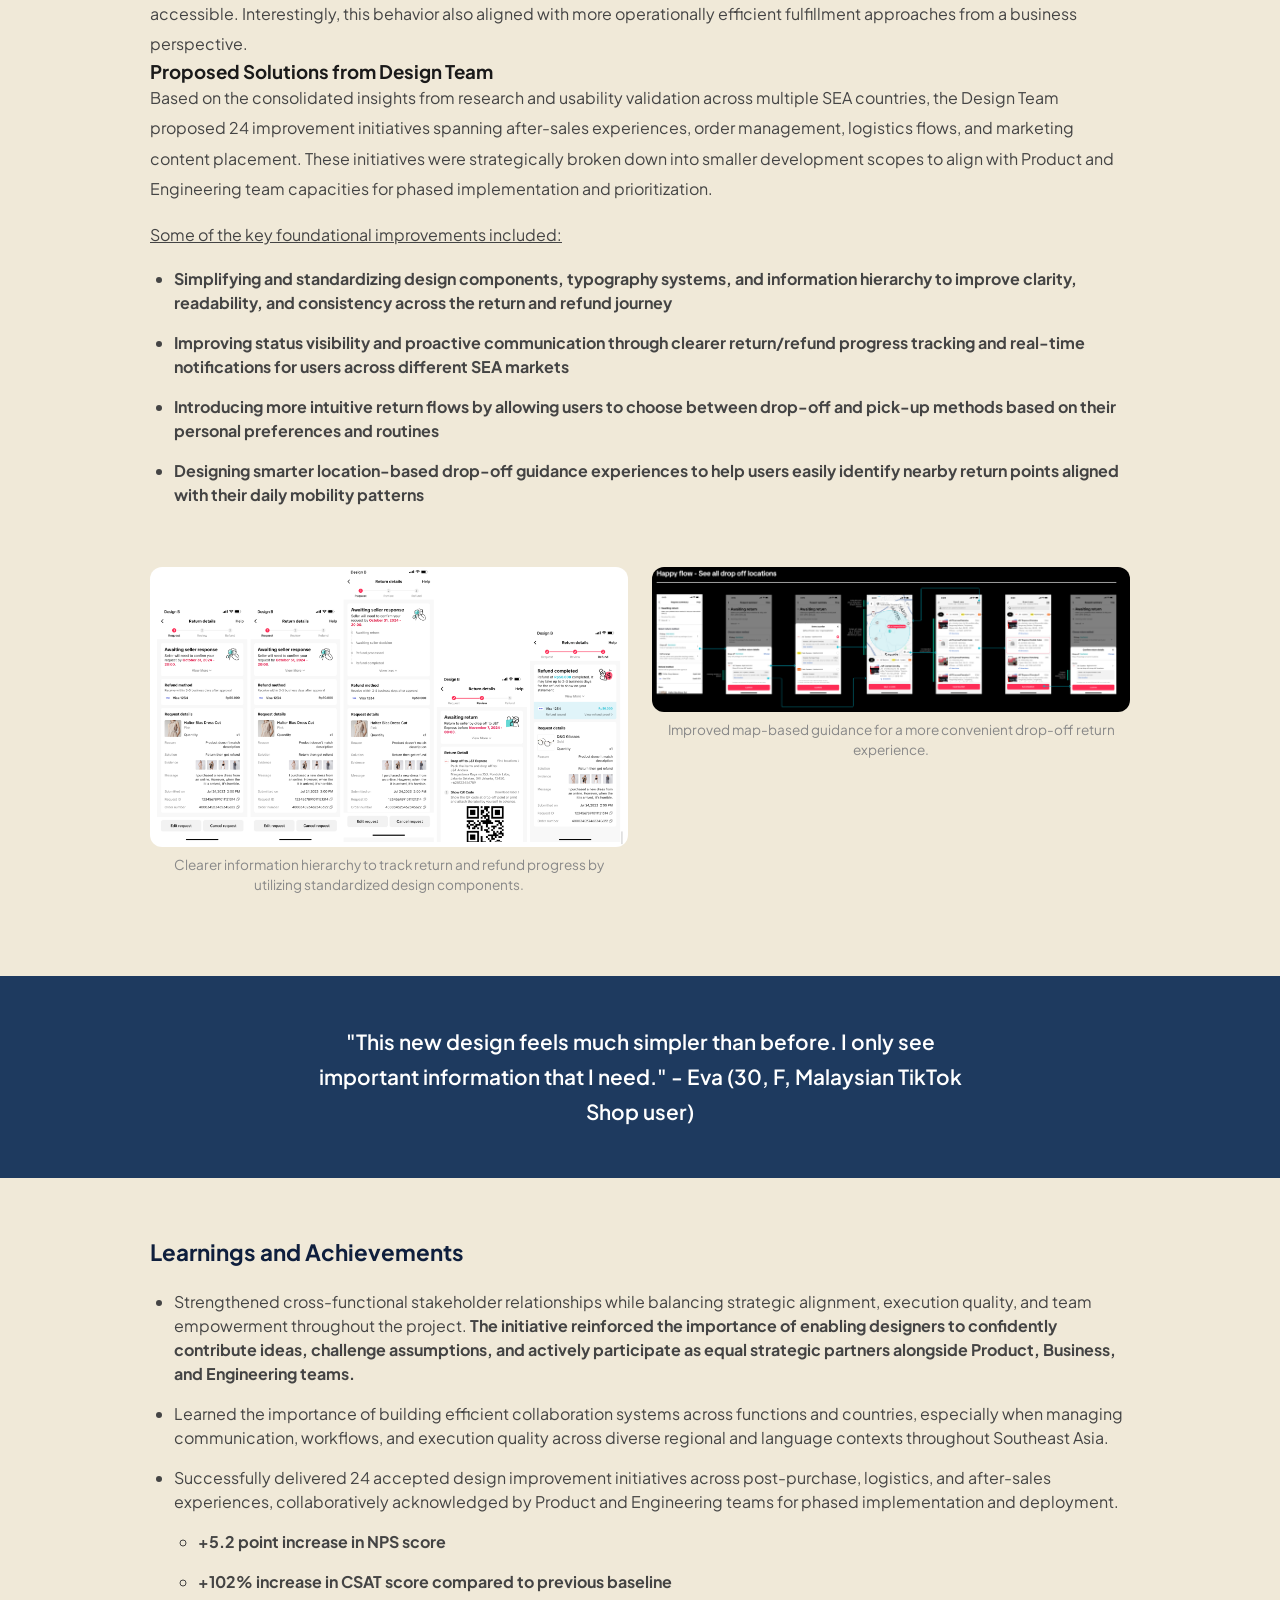
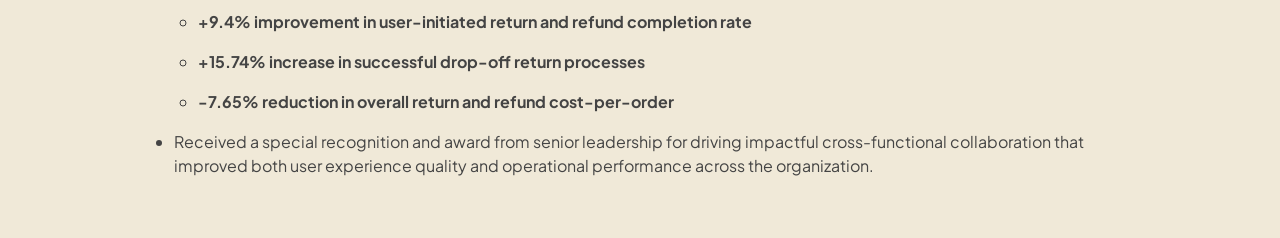
<file: project-post-purchase.html>
<!DOCTYPE html>
<html lang="en">
<head>
    <meta charset="UTF-8">
    <meta name="viewport" content="width=device-width, initial-scale=1.0">
    <title>Post-purchase & After-sales Improvement — Aswin Prasetyo</title>
    <link href="https://fonts.googleapis.com/css2?family=Plus+Jakarta+Sans:wght@400;500;600;700;800&display=swap" rel="stylesheet">
    <link rel="stylesheet" href="https://cdnjs.cloudflare.com/ajax/libs/font-awesome/6.5.0/css/all.min.css">
    <link rel="stylesheet" href="project.css">
</head>
<body>

    <!-- NAVBAR -->
    <nav>
        <a href="index.html#featured-work" class="nav-back">← Back</a>
        <ul>
            <li><a href="index.html">Home</a></li>
            <li><a href="#">Work</a></li>
            <li><a href="#">About</a></li>
        </ul>
    </nav>

    <!-- HERO IMAGE -->
    <div class="project-hero">
        <img src="images/post-purchase.png" alt="Post-purchase Project">
    </div>

    <!-- PROJECT CONTENT -->
    <div class="project-content">

        <!-- TITLE & META -->
        <h1>Post-purchase and After-sales Improvement for TikTok Shop SEA</h1>

        <div class="project-meta">
            <div class="meta-item">
                <span class="meta-label">Themes</span>
                <span class="meta-value">E-commerce, Post-purchase, After-sales, User Experience</span>
            </div>
            <div class="meta-item">
                <span class="meta-label">Methods</span>
                <span class="meta-value">Cross-function Collaboration, User Research, Usability Testing</span>
            </div>
            <div class="meta-item">
                <span class="meta-label">Role</span>
                <span class="meta-value">Product Design Manager & Project Leader</span>
            </div>
            <div class="meta-item">
                <span class="meta-label">Company</span>
                <span class="meta-value">ByteDance (TikTok Shop)</span>
            </div>
            <div class="meta-item">
                <span class="meta-label">Collaborators</span>
                <span class="meta-value">1 Project Leader, 2 Designers, 3 PMs, 2 Biz Devs, 2 Ops, 1 UX Writer </span>
            </div>
            <div class="meta-item">
                <span class="meta-label">Mentors</span>
                <span class="meta-value">Long Hua Jun, Victor K</span>
            </div>
        </div>

        <!-- ABOUT -->
        <div class="project-two-col">
            <section class="project-section">
                <h2>About The Project</h2>
               <p>Reflecting on the declining NPS and CSAT scores of TikTok Shop post-purchase and refund experience, we identified that both journeys were confusing, fragmented, and difficult to navigate. Through internal design audits, we uncovered inconsistencies across existing UX flows that contributed to trust gaps throughout the customer journey.</p>
    <p>To address these challenges, we reimagined and rebuilt the end-to-end experience foundation to restore user trust and improve service quality. Over a 5-month initiative, the project involved cross-functional collaboration with Product and Business teams, user research and prototype testing across multiple SEA markets, MVP prioritization, and product deployment. The initiative resulted in improved NPS, CSAT, completion rates, and operational efficiency.</p>
            </section>
            <section class="project-section">
                <h2>About TikTok Shop</h2>
               <p>TikTok Shop is an integrated social commerce platform within TikTok that enables users to discover, engage with, and purchase products directly through short-form videos, livestreams, and creator-driven content without leaving the app. As one of the fastest-growing e-commerce ecosystems in Southeast Asia, TikTok Shop combines entertainment, community, and shopping experiences into a content-driven marketplace that reshapes how users interact with brands, sellers, and online commerce.</p>
    <p>TikTok Shop SEA Design Team consisted of team members across Indonesia, Singapore, and Mainland China, collaborating to build localized commerce experiences for Southeast Asian markets. Product experiences within TikTok Shop SEA were uniquely shaped by regional legal regulations, market-specific user behaviors, operational limitations, and different end-to-end shopping journeys across countries. As a result, design solutions often required close cross-functional collaboration and localized strategic thinking to ensure product experiences remained relevant, scalable, and compliant across diverse markets.</p>
            </section>
        </div>

        <!-- QUOTE BREAK -->
        <div class="project-quote">
            <p>"This was the first design-led initiative that helped cultivate a stronger user-first culture, embraced and fully supported by many cross-functional senior leaders across Southeast Asia and Mainland China."</p>
        </div>

 <!-- PROCESS -->
<section class="project-section">
    <h2>Process</h2>
    <h3 class="section-subheading">Internal Design Team Alignment</h3>
    <p>Before the quarterly company OKRs were established, the Design Team had proactively conducted an internal audit of TikTok Shop post-purchase and after-sales experience. Together with the Content Designer (UX Writer), we identified that the overall return and refund journey was fragmented, difficult to navigate, and lacked consistency across touchpoints. These findings closely aligned with the continuously declining NPS and CSAT scores related to the return and refund experience.</p>
    <p>Recognizing the growing impact on user trust and operational efficiency, we initiated early exploration to reimagine the end-to-end post-purchase journey within the TikTok ecosystem — from discovering past purchases and navigating order history to completing return and refund requests more seamlessly across different entry points inside the app.</p>
    <p><u>To establish a stronger foundation for the revamped experience, we aligned on several core design principles:</u></p>


    <ul class="project-list">
        <li><strong>Deliver clearer guidance through intuitive and easy-to-understand information architecture</strong></li>
        <li><strong>Build design consistency and familiarity across interconnected touchpoints within the app ecosystem</strong></li>
        <li><strong>Reduce users’ cognitive load to support smoother self-service return and refund experiences while minimizing dependency on customer support</strong></li>
        <li><strong>Ensure copywriting legibility and localization scalability across SEA languages, including preventing text truncation and unnecessary line breaks after translation from English to local languages</strong></li>
    </ul>

    <div class="project-image-single">
    <figure>
        <img src="images/post1.png" alt="Process Image">
        <figcaption>Brainstorming session between Designers and Content Designer (UX Writer) to reimagine the new and improved TikTok Shop post-purchase experience</figcaption>
    </figure>
</div>

<div class="project-image-single">
    <figure>
        <img src="images/post6.png" alt="Process Image">
        <figcaption>Mapping the customer journey and identifying pain points in the post-purchase and after-sales experience.</figcaption>
    </figure>
</div>

        <h3 class="section-subheading">Cross-functional & Cross-border Collaboration</h3>
    <p>Once the team aligned on the design principles, hypotheses, and strategic direction for the post-purchase experience, we expanded the collaboration across Product, Business Development, and Marketing teams to validate broader operational and business perspectives. This alignment process helped ensure that user experience improvements were not only desirable from a design standpoint, but also relevant to market realities, operational capabilities, and business priorities across Southeast Asia.</p>
    <p>To strengthen our design hypotheses, the Design Team initially prepared independent user research and prototype validation testing across Indonesia, Thailand, Malaysia, and Singapore using organically sourced non-employee participants due to limited research budget availability. Interestingly, the Business Development team was simultaneously conducting market research with an external research agency on a closely related topic. Rather than working separately, both teams collaborated to consolidate insights from market research findings and usability validation sessions into a more holistic understanding of user behaviors, concerns, and expectations.</p>
    <p>While the initiative appeared straightforward on the surface, aligning timelines across multiple stakeholders, maintaining research quality across countries, consolidating fragmented insights, iterating designs based on findings, and prioritizing proposals for development required extensive coordination and strategic decision-making throughout the project lifecycle.</p>
</section>

<div class="project-images">
    <figure>
        <img src="images/post2.png" alt="Process Image" style="width: 70%; display: block; margin: 0 auto;">
        <figcaption>Research collaboration between Design and Business teams with external research agency.</figcaption>
    </figure>
    <figure>
        <img src="images/post4.png" alt="Process Image 2">
        <figcaption>Prototype and user testing sessions across different markets in Southeast Asia countries.</figcaption>
    </figure>
</div>

<!-- OUTCOME -->
<section class="project-section">
    <h2>Validating Hypotheses and Synthesizing Insights</h2>
    <p>Through design audits, collaborative research initiatives, and cross-functional alignment across Design, Product, and Business Development teams, we uncovered several critical insights that reshaped our understanding of users’ post-purchase behaviors and expectations within TikTok Shop’s ecosystem.</p>
    <p>One of the biggest friction points came from the return and refund submission flow itself. Users perceived the process as overly long, unfamiliar, and emotionally exhausting, especially after already experiencing disappointment from receiving damaged, incorrect, or undelivered products. We also discovered that inconsistent information architecture and distracting marketing placements throughout the post-purchase journey often prevented users from quickly accessing the information they cared about most: the real-time progress and completion status of their refund process.</p>
    <p>Another key insight challenged one of our earliest assumptions around logistics experience. Initially, we believed courier pick-up services would provide the most convenient return experience. However, research findings across multiple SEA markets revealed that many TikTok Shop users were office workers who were rarely at home during weekdays. Instead, users preferred flexible drop-off locations near offices, transit routes, or daily commuting paths, making return processes feel significantly more practical and accessible. Interestingly, this behavior also aligned with more operationally efficient fulfillment approaches from a business perspective.</p>

    <h3 class="section-subheading">Proposed Solutions from Design Team</h3>
    <p>Based on the consolidated insights from research and usability validation across multiple SEA countries, the Design Team proposed 24 improvement initiatives spanning after-sales experiences, order management, logistics flows, and marketing content placement. These initiatives were strategically broken down into smaller development scopes to align with Product and Engineering team capacities for phased implementation and prioritization.</p>
    <p><u>Some of the key foundational improvements included:</u></p>

    <ul class="project-list">
        <li><strong>Simplifying and standardizing design components, typography systems, and information hierarchy to improve clarity, readability, and consistency across the return and refund journey</strong></li>
        <li><strong>Improving status visibility and proactive communication through clearer return/refund progress tracking and real-time notifications for users across different SEA markets</strong></li>
        <li><strong>Introducing more intuitive return flows by allowing users to choose between drop-off and pick-up methods based on their personal preferences and routines</strong></li>
        <li><strong>Designing smarter location-based drop-off guidance experiences to help users easily identify nearby return points aligned with their daily mobility patterns</strong></li>
    </ul>
</section>

<div class="project-images">
    <figure>
        <img src="images/post5.png" alt="Outcome Image 1">
        <figcaption>Clearer information hierarchy to track return and refund progress by utilizing standardized design components.</figcaption>
    </figure>
    <figure>
        <img src="images/post7.png" alt="Outcome Image 2">
        <figcaption>Improved map-based guidance for a more convenient drop-off return experience.</figcaption>
    </figure>
</div>

<!-- QUOTE BREAK 2 -->
<div class="project-quote">
    <p>"This new design feels much simpler than before. I only see important information that I need." - Eva (30, F, Malaysian TikTok Shop user)</p>
</div>

<section class="project-section">
    <h2>Learnings and Achievements</h2>
    <ul class="project-list">
        <li>Strengthened cross-functional stakeholder relationships while balancing strategic alignment, execution quality, and team empowerment throughout the project. <strong>The initiative reinforced the importance of enabling designers to confidently contribute ideas, challenge assumptions, and actively participate as equal strategic partners alongside Product, Business, and Engineering teams.</strong></li>
        <li>Learned the importance of building efficient collaboration systems across functions and countries, especially when managing communication, workflows, and execution quality across diverse regional and language contexts throughout Southeast Asia.</li>
        <li>Successfully delivered 24 accepted design improvement initiatives across post-purchase, logistics, and after-sales experiences, collaboratively acknowledged by Product and Engineering teams for phased implementation and deployment.</li>
            <ul class="project-sublist">
                <li><strong>+5.2 point increase in NPS score</strong></li>
                <li><strong>+102% increase in CSAT score compared to previous baseline</strong></li>
                <li><strong>+9.4% improvement in user-initiated return and refund completion rate</strong></li>
                <li><strong>+15.74% increase in successful drop-off return processes</strong></li>
                <li><strong>-7.65% reduction in overall return and refund cost-per-order</strong></li>
            </ul>
        </li>
        <li>Received a special recognition and award from senior leadership for driving impactful cross-functional collaboration that improved both user experience quality and operational performance across the organization.</li>
        </li>
    </ul>
</section>

</body>
</html>
</file>
<file: project.css>
/* ================================
   BASE
================================ */
* {
  margin: 0;
  padding: 0;
  box-sizing: border-box;
}

body {
  font-family: 'Plus Jakarta Sans', sans-serif;
  color: #1a1a1a;
  background-color: #f0e9d8;
  min-height: 100vh;
}

/* ================================
   NAVBAR
================================ */
nav {
  display: flex;
  justify-content: space-between;
  align-items: center;
  padding: 28px 60px;
}

.nav-back {
  text-decoration: none;
  color: #1a1a1a;
  font-size: 0.95rem;
  font-weight: 500;
}

.nav-back:hover {
  color: #1e6fbf;
}

nav ul {
  list-style: none;
  display: flex;
  gap: 32px;
}

nav ul a {
  text-decoration: none;
  color: #1a1a1a;
  font-size: 0.95rem;
}

nav ul a:hover {
  color: #1e6fbf;
  font-weight: 600;
}

/* ================================
   HERO IMAGE
================================ */
.project-hero {
  width: 100%;
  max-height: 500px;
  overflow: hidden;
}

.project-hero img {
  width: 100%;
  height: 240px;
  object-fit: cover;
  object-position: center;
}

/* ================================
   PROJECT CONTENT
================================ */
.project-content {
  max-width: 1100px;
  margin: 60px auto;
  padding: 0 60px;
}

.project-content h1 {
  font-size: 2.2rem;
  font-weight: 800;
  color: #0f1f3d;
  line-height: 1.3;
  margin-bottom: 40px;
}

/* ================================
   META
================================ */
.project-meta {
  display: grid;
  grid-template-columns: repeat(2, 1fr);
  gap: 24px;
  padding: 32px 0;
  border-top: 1px solid #d0d0d0;
  border-bottom: 1px solid #d0d0d0;
  margin-bottom: 60px;
}

.meta-label {
  display: block;
  font-size: 0.75rem;
  text-transform: uppercase;
  letter-spacing: 1.5px;
  color: #999;
  margin-bottom: 6px;
  font-weight: 700;
}

.meta-value {
  display: block;
  font-size: 0.95rem;
  font-weight: 600;
  color: #0f1f3d;
}

/* ================================
   SECTIONS
================================ */
.project-section {
  margin-bottom: 60px;
}

.project-section h2 {
  font-size: 1.4rem;
  font-weight: 700;
  color: #0f1f3d;
  margin-bottom: 24px;
}

.project-section p {
  font-size: 1rem;
  color: #444;
  line-height: 1.9;
}

.project-section img {
  width: 100%;
  border-radius: 12px;
  margin-top: 24px;
}

/* ================================
   PROJECT NAVIGATION
================================ */
.project-nav {
  display: flex;
  justify-content: space-between;
  padding-top: 40px;
  border-top: 1px solid #d0d0d0;
  margin-top: 160px;
}

.project-nav-btn {
  text-decoration: none;
  color: #0f1f3d;
  font-size: 0.95rem;
  font-weight: 600;
  transition: color 0.2s;
}

.project-nav-btn:hover {
  color: #1e6fbf;
}

/* PROJECT IMAGES */
.project-images {
  display: grid;
  grid-template-columns: repeat(2, 1fr);
  gap: 24px;
  margin: 24px 0 48px;
}

.project-images figure img {
  width: 100%;
  border-radius: 12px;
  margin-bottom: 8px;
  display: block;
}

.project-images figcaption {
  font-size: 0.85rem;
  color: #888;
  text-align: center;
  line-height: 1.5;
  margin-bottom: 32px;
}

/* ================================
   RESPONSIVE
================================ */
@media (max-width: 768px) {
  nav {
    padding: 20px 24px;
  }

  .project-hero img {
    height: 250px;
  }

  .project-content {
  max-width: 1200px;
  margin: 60px auto;
  padding: 0 32px;
}

  .project-content h1 {
    font-size: 1.6rem;
  }

  .project-meta {
    grid-template-columns: 1fr;
    gap: 16px;
  }

  .project-nav {
    flex-direction: column;
    gap: 16px;
  }
}

/* TWO COLUMN */
.project-two-col {
  display: grid;
  grid-template-columns: repeat(2, 1fr);
  gap: 40px;
  margin: 0 0 8px;
}

/* QUOTE BREAK */
.project-quote {
  background-color: #1e3a5f;
  color: white;
  padding: 48px 60px;
  margin: 0 0 60px;
  width: 100vw;
  position: relative;
  left: 50%;
  right: 50%;
  margin-left: -50vw;
  margin-right: -50vw;
  text-align: center;
}

.project-quote p {
  font-size: 1.3rem;
  font-weight: 600;
  line-height: 1.7;
  max-width: 680px;
  margin: 0 auto;
}

/* META grid 3 kolom */
.project-meta {
  display: grid;
  grid-template-columns: repeat(3, 1fr);
  gap: 24px;
  padding: 32px 0;
  border-top: 1px solid #d0d0d0;
  border-bottom: 1px solid #d0d0d0;
  margin-bottom: 60px;
}

.project-two-col h3 {
  font-size: 1rem;
  font-weight: 700;
  color: #5d6a83;
  margin-bottom: 12px;
}

.project-two-col p {
  font-size: 0.95rem;
  color: #444;
  line-height: 1.9;
}

.project-section p + p {
  margin-top: 16px;
}

.project-section ul {
  padding-left: 24px;
  margin-top: 16px;
}

.project-section ul li {
  font-size: 1rem;
  color: #444;
  line-height: 1.5;
  margin-bottom: 16px;
}
</file>
